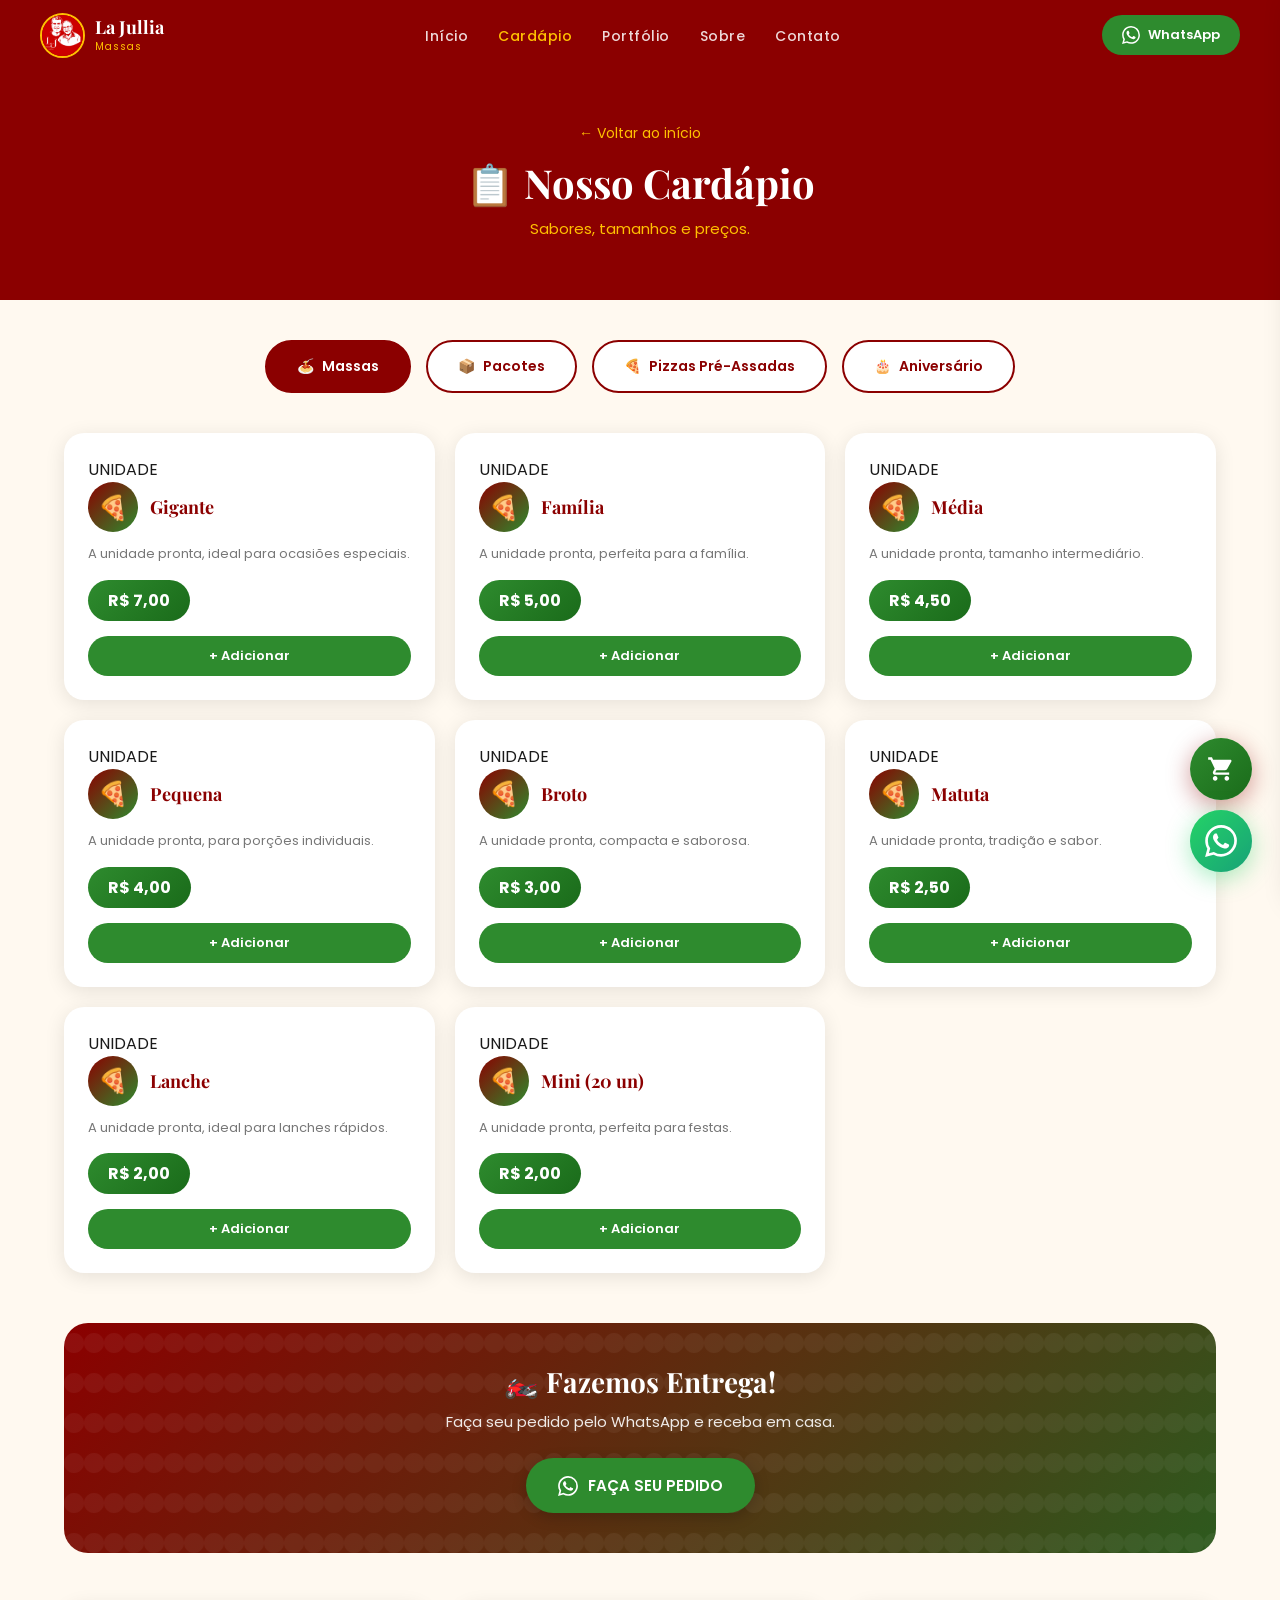
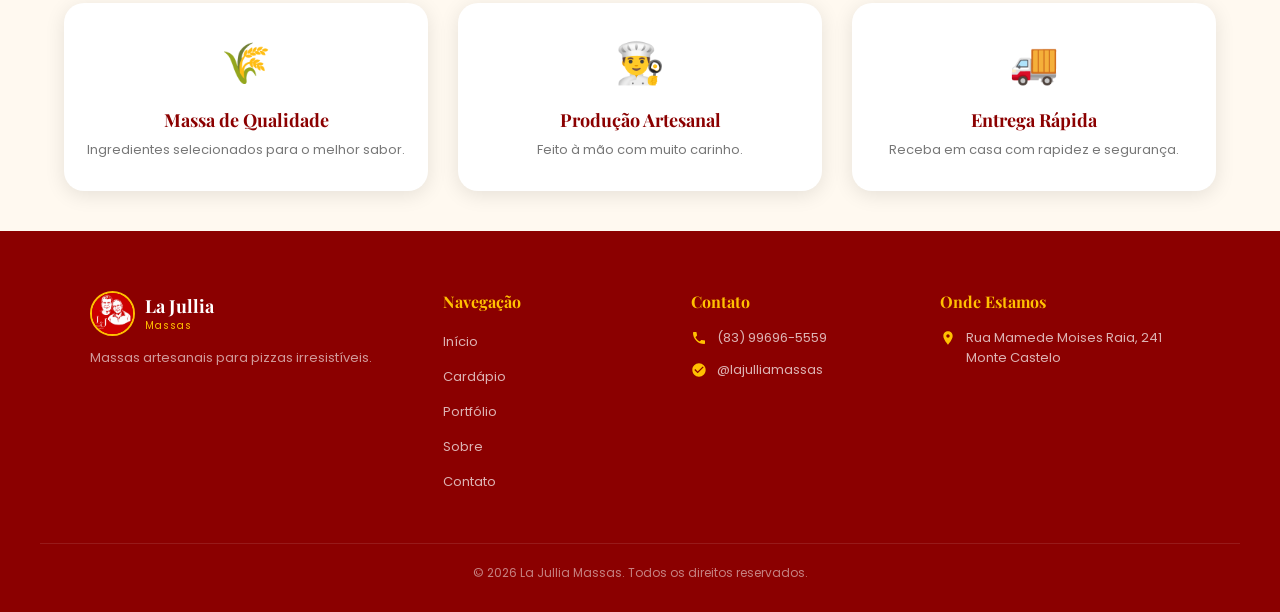
<file: cardapio.html>
<!DOCTYPE html>
<html lang="pt-BR">
<head>
  <meta charset="UTF-8">
  <meta name="viewport" content="width=device-width, initial-scale=1.0">
  <title>Cardápio | La Jullia Massas</title>
  <link rel="stylesheet" href="styles.css">
  <link rel="icon" href="data:image/svg+xml,<svg xmlns='http://www.w3.org/2000/svg' viewBox='0 0 100 100'><text y='.9em' font-size='90'>🍕</text></svg>">
  <style>
    .page-hero { background: var(--olive-leaf); padding: 120px 40px 60px; text-align: center; }
    .page-hero h1 { font-family: 'Playfair Display', serif; font-size: 40px; color: #fff; margin-bottom: 8px; }
    .page-hero p { color: var(--amber-gold); font-size: 15px; }
    .page-hero .back-link { display: inline-flex; align-items: center; gap: 6px; color: var(--amber-gold); text-decoration: none; font-size: 14px; margin-bottom: 12px; transition: opacity 0.3s; }
    .page-hero .back-link:hover { opacity: 0.7; }

    .cardapio-main { max-width: 1200px; margin: 0 auto; padding: 40px 24px; }

    .cardapio-tabs { display: flex; justify-content: center; gap: 15px; margin-bottom: 40px; flex-wrap: wrap; }
    .cardapio-tab { padding: 14px 30px; background: #fff; border: 2px solid var(--olive-leaf); border-radius: 30px; font-family: 'Poppins', sans-serif; font-size: 14px; font-weight: 600; color: var(--olive-leaf); cursor: pointer; transition: all 0.3s; position: relative; overflow: hidden; }
    .cardapio-tab::before { content: ''; position: absolute; top: 0; left: -100%; width: 100%; height: 100%; background: linear-gradient(90deg, transparent, rgba(255,255,255,0.3), transparent); transition: left 0.5s; }
    .cardapio-tab:hover::before { left: 100%; }
    .cardapio-tab:hover { transform: translateY(-3px); box-shadow: 0 8px 25px rgba(139,0,0,0.3); }
    .cardapio-tab.active { background: var(--olive-leaf); color: #fff; }
    .cardapio-tab .tab-emoji { margin-right: 8px; }

    .cardapio-section { display: none; animation: fadeInUp 0.5s ease; }
    .cardapio-section.active { display: block; }
    @keyframes fadeInUp { from { opacity: 0; transform: translateY(20px); } to { opacity: 1; transform: translateY(0); } }

    .cardapio-grid { display: grid; grid-template-columns: repeat(auto-fill, minmax(280px, 1fr)); gap: 20px; }
    .cardapio-card { background: #fff; border-radius: 20px; padding: 24px; box-shadow: var(--shadow); transition: all 0.4s cubic-bezier(0.175, 0.885, 0.32, 1.275); position: relative; overflow: hidden; }
    .cardapio-card::before { content: ''; position: absolute; top: 0; left: 0; right: 0; height: 4px; background: linear-gradient(90deg, var(--olive-leaf), var(--brick-ember)); transform: scaleX(0); transition: transform 0.4s; transform-origin: left; }
    .cardapio-card:hover::before { transform: scaleX(1); }
    .cardapio-card:hover { transform: translateY(-8px); box-shadow: var(--shadow-lg); }
    .cardapio-card-header { display: flex; align-items: center; gap: 12px; margin-bottom: 12px; }
    .cardapio-card-icon { width: 50px; height: 50px; background: linear-gradient(135deg, var(--olive-leaf), var(--brick-ember)); border-radius: 50%; display: flex; align-items: center; justify-content: center; font-size: 24px; transition: transform 0.4s cubic-bezier(0.34, 1.56, 0.64, 1); }
    .cardapio-card:hover .cardapio-card-icon { transform: scale(1.2) rotate(-10deg); }
    .cardapio-card-title { font-family: 'Playfair Display', serif; font-size: 18px; color: var(--olive-leaf); font-weight: 700; }
    .cardapio-card-desc { font-size: 13px; color: #777; line-height: 1.6; margin-bottom: 15px; }
    .cardapio-card-price { display: inline-block; background: linear-gradient(135deg, var(--brick-ember), #1a6b1a); color: #fff; padding: 8px 20px; border-radius: 25px; font-size: 16px; font-weight: 700; transition: all 0.3s; }
    .cardapio-card:hover .cardapio-card-price { transform: scale(1.05); }
    .cardapio-card-tag { position: absolute; top: 15px; right: 15px; background: var(--amber-gold); color: var(--dark-text); padding: 4px 12px; border-radius: 15px; font-size: 11px; font-weight: 600; }
    
    .cardapio-card-add { display: flex; align-items: center; gap: 8px; margin-top: 15px; padding: 10px 20px; background: var(--brick-ember); color: #fff; border: none; border-radius: 25px; font-family: 'Poppins', sans-serif; font-size: 13px; font-weight: 600; cursor: pointer; transition: all 0.3s; width: 100%; justify-content: center; }
    .cardapio-card-add:hover { background: #1a6b1a; transform: scale(1.02); }
    .cardapio-card-add.added { background: #28a745; }
    .cardapio-card-add svg { width: 16px; height: 16px; fill: #fff; }

    .cardapio-card-qty { display: flex; align-items: center; gap: 10px; margin-top: 15px; }
    .qty-btn { width: 35px; height: 35px; border: 2px solid var(--olive-leaf); background: #fff; color: var(--olive-leaf); border-radius: 50%; font-size: 18px; font-weight: 700; cursor: pointer; transition: all 0.3s; display: flex; align-items: center; justify-content: center; }
    .qty-btn:hover { background: var(--olive-leaf); color: #fff; }
    .qty-value { font-size: 18px; font-weight: 700; color: var(--olive-leaf); min-width: 30px; text-align: center; }

    /* CARRINHO */
    .cart-float { position: fixed; bottom: 100px; right: 28px; width: 62px; height: 62px; background: linear-gradient(135deg, var(--brick-ember), #1a6b1a); border-radius: 50%; display: flex; align-items: center; justify-content: center; box-shadow: 0 6px 25px rgba(139,0,0,0.4); z-index: 998; cursor: pointer; transition: all 0.4s; }
    .cart-float:hover { transform: scale(1.1); }
    .cart-float svg { width: 28px; height: 28px; fill: #fff; }
    .cart-count { position: absolute; top: -5px; right: -5px; width: 24px; height: 24px; background: var(--amber-gold); color: var(--dark-text); border-radius: 50%; font-size: 12px; font-weight: 700; display: flex; align-items: center; justify-content: center; }
    .cart-count.empty { display: none; }

    /* SIDEBAR CARRINHO */
    .cart-sidebar { position: fixed; top: 0; right: -400px; width: 380px; height: 100%; background: #fff; box-shadow: -5px 0 30px rgba(0,0,0,0.2); z-index: 2000; transition: right 0.4s cubic-bezier(0.175, 0.885, 0.32, 1.275); display: flex; flex-direction: column; }
    .cart-sidebar.open { right: 0; }
    .cart-header { padding: 20px; background: var(--olive-leaf); color: #fff; display: flex; align-items: center; justify-content: space-between; }
    .cart-header h3 { font-family: 'Playfair Display', serif; font-size: 20px; }
    .cart-close { background: rgba(255,255,255,0.2); border: none; color: #fff; width: 35px; height: 35px; border-radius: 50%; font-size: 20px; cursor: pointer; transition: all 0.3s; }
    .cart-close:hover { background: var(--brick-ember); transform: rotate(90deg); }
    .cart-items { flex: 1; overflow-y: auto; padding: 20px; }
    .cart-item { display: flex; align-items: center; gap: 12px; padding: 12px; background: #f9f9f9; border-radius: 12px; margin-bottom: 10px; animation: slideIn 0.3s ease; }
    @keyframes slideIn { from { opacity: 0; transform: translateX(20px); } to { opacity: 1; transform: translateX(0); } }
    .cart-item-icon { width: 40px; height: 40px; background: linear-gradient(135deg, var(--olive-leaf), var(--brick-ember)); border-radius: 50%; display: flex; align-items: center; justify-content: center; font-size: 18px; flex-shrink: 0; }
    .cart-item-info { flex: 1; }
    .cart-item-name { font-weight: 600; font-size: 14px; color: var(--dark-text); }
    .cart-item-price { font-size: 12px; color: var(--brick-ember); font-weight: 600; }
    .cart-item-qty { display: flex; align-items: center; gap: 5px; }
    .cart-item-qty button { width: 28px; height: 28px; border: 1px solid #ddd; background: #fff; border-radius: 50%; font-size: 14px; cursor: pointer; transition: all 0.2s; }
    .cart-item-qty button:hover { background: var(--brick-ember); color: #fff; border-color: var(--brick-ember); }
    .cart-item-qty span { font-weight: 700; min-width: 20px; text-align: center; }
    .cart-item-remove { background: none; border: none; color: #999; cursor: pointer; font-size: 18px; transition: color 0.3s; }
    .cart-item-remove:hover { color: var(--brick-ember); }
    .cart-empty { text-align: center; padding: 40px 20px; color: #999; }
    .cart-empty span { font-size: 60px; display: block; margin-bottom: 15px; }
    .cart-footer { padding: 20px; border-top: 1px solid #eee; background: #f9f9f9; }
    .cart-total { display: flex; justify-content: space-between; align-items: center; margin-bottom: 15px; }
    .cart-total span:first-child { font-size: 16px; font-weight: 600; }
    .cart-total span:last-child { font-size: 20px; font-weight: 700; color: var(--brick-ember); }
    .cart-checkout { width: 100%; padding: 14px; background: linear-gradient(135deg, #25D366, #128C7E); color: #fff; border: none; border-radius: 30px; font-family: 'Poppins', sans-serif; font-size: 15px; font-weight: 600; cursor: pointer; transition: all 0.3s; display: flex; align-items: center; justify-content: center; gap: 10px; }
    .cart-checkout:hover { transform: translateY(-2px); box-shadow: 0 8px 25px rgba(37,211,102,0.4); }
    .cart-checkout svg { width: 20px; height: 20px; fill: #fff; }

    .cart-overlay { position: fixed; top: 0; left: 0; width: 100%; height: 100%; background: rgba(0,0,0,0.5); z-index: 1999; display: none; }
    .cart-overlay.show { display: block; }

    /* ENTREGA / RETIRADA */
    .delivery-section { padding: 15px 20px; border-top: 1px solid #eee; background: #fff; }
    .delivery-section label { font-size: 13px; font-weight: 600; color: var(--olive-leaf); display: block; margin-bottom: 8px; }
    .delivery-toggle { display: flex; gap: 8px; }
    .delivery-toggle button { flex: 1; padding: 10px 8px; border: 2px solid #ddd; background: #fff; border-radius: 12px; font-family: 'Poppins', sans-serif; font-size: 13px; font-weight: 600; cursor: pointer; transition: all 0.3s; display: flex; flex-direction: column; align-items: center; gap: 4px; color: #666; }
    .delivery-toggle button .toggle-icon { font-size: 20px; }
    .delivery-toggle button.active { border-color: var(--brick-ember); background: rgba(46, 139, 46, 0.08); color: var(--brick-ember); }
    .delivery-toggle button:hover:not(.active) { border-color: #aaa; }
    .address-field { margin-top: 12px; display: none; animation: fadeInUp 0.3s ease; }
    .address-field.show { display: block; }
    .address-field input { width: 100%; padding: 10px 14px; border: 2px solid #ddd; border-radius: 10px; font-family: 'Poppins', sans-serif; font-size: 13px; transition: border-color 0.3s; outline: none; }
    .address-field input:focus { border-color: var(--brick-ember); }
    .address-field input::placeholder { color: #aaa; }
    .freight-info { margin-top: 8px; font-size: 12px; color: var(--brick-ember); font-weight: 600; display: none; }
    .freight-info.show { display: block; }

    /* AUTOCOMPLETE ENDERECO */
    .address-suggestions { position: absolute; top: 100%; left: 0; right: 0; background: #fff; border: 1px solid #ddd; border-top: none; border-radius: 0 0 10px 10px; box-shadow: 0 6px 20px rgba(0,0,0,0.15); z-index: 2500; max-height: 200px; overflow-y: auto; display: none; }
    .address-suggestions.show { display: block; }
    .address-suggestions .sug-item { padding: 10px 14px; font-family: 'Poppins', sans-serif; font-size: 13px; color: var(--dark-text); cursor: pointer; border-bottom: 1px solid #f0f0f0; transition: background 0.2s; }
    .address-suggestions .sug-item:last-child { border-bottom: none; }
    .address-suggestions .sug-item:hover { background: rgba(46, 139, 46, 0.08); }
    .address-suggestions .sug-item .sug-icon { margin-right: 8px; }
    .address-wrap { position: relative; }

    .cardapio-cta { text-align: center; margin-top: 50px; padding: 40px; background: linear-gradient(135deg, var(--olive-leaf), #2d5a1e); border-radius: 24px; color: #fff; position: relative; overflow: hidden; }
    .cardapio-cta::before { content: ''; position: absolute; top: 0; left: 0; right: 0; bottom: 0; background: url("data:image/svg+xml,%3Csvg width='40' height='40' viewBox='0 0 40 40' xmlns='http://www.w3.org/2000/svg'%3E%3Cg fill='%23ffffff' fill-opacity='0.05'%3E%3Cpath d='M20 20c0-5.5-4.5-10-10-10S0 14.5 0 20s4.5 10 10 10 10-4.5 10-10zm20 0c0-5.5-4.5-10-10-10s-10 4.5-10 10 4.5 10 10 10 10-4.5 10-10z'/%3E%3C/g%3E%3C/svg%3E"); }
    .cardapio-cta h3 { font-family: 'Playfair Display', serif; font-size: 28px; margin-bottom: 10px; position: relative; }
    .cardapio-cta p { font-size: 15px; opacity: 0.9; margin-bottom: 25px; position: relative; }
    .cardapio-cta-btn { display: inline-flex; align-items: center; gap: 10px; padding: 16px 32px; background: var(--brick-ember); color: #fff; border-radius: 30px; font-size: 15px; font-weight: 600; text-decoration: none; transition: all 0.3s; position: relative; box-shadow: 0 4px 15px rgba(0,0,0,0.2); }
    .cardapio-cta-btn:hover { background: #1a6b1a; transform: translateY(-3px); box-shadow: 0 8px 25px rgba(0,0,0,0.3); }

    .cardapio-feature { display: grid; grid-template-columns: repeat(3, 1fr); gap: 30px; margin-top: 50px; }
    .cardapio-feature-item { text-align: center; padding: 30px 20px; background: #fff; border-radius: 20px; box-shadow: var(--shadow); transition: all 0.4s; }
    .cardapio-feature-item:hover { transform: translateY(-5px); box-shadow: var(--shadow-lg); }
    .cardapio-feature-icon { font-size: 40px; margin-bottom: 15px; display: inline-block; transition: transform 0.4s cubic-bezier(0.34, 1.56, 0.64, 1); }
    .cardapio-feature-item:hover .cardapio-feature-icon { transform: scale(1.2) rotate(-5deg); }
    .cardapio-feature-item h4 { font-family: 'Playfair Display', serif; font-size: 18px; color: var(--olive-leaf); margin-bottom: 8px; }
    .cardapio-feature-item p { font-size: 13px; color: #777; line-height: 1.6; }

    @media (max-width: 900px) {
      .cardapio-feature { grid-template-columns: 1fr; }
      .cardapio-tabs { gap: 10px; }
      .cardapio-tab { padding: 10px 20px; font-size: 13px; }
      .cart-sidebar { width: 100%; right: -100%; }
    }
    @media (max-width: 500px) {
      .cardapio-grid { grid-template-columns: 1fr; }
      .cardapio-cta h3 { font-size: 22px; }
    }
  </style>
</head>
<body>

  <div class="preloader">
    <div class="preloader-pizza">📋</div>
    <div class="preloader-text">CARDÁPIO</div>
  </div>

  <!-- NAVBAR -->
  <nav class="navbar" id="navbar">
    <a href="index.html" class="nav-logo">
      <img src="imagens/logo.png" alt="La Jullia Massas">
      <div class="nav-logo-text">La Jullia<span>Massas</span></div>
    </a>
    <ul class="nav-links">
      <li><a href="index.html#inicio">Início</a></li>
      <li><a href="cardapio.html" class="active">Cardápio</a></li>
      <li><a href="portfolio.html">Portfólio</a></li>
      <li><a href="index.html#sobre">Sobre</a></li>
      <li><a href="index.html#contato">Contato</a></li>
    </ul>
    <a href="https://wa.me/5583996965591" target="_blank" class="nav-whatsapp">
      <svg viewBox="0 0 24 24"><path d="M17.472 14.382c-.297-.149-1.758-.867-2.03-.967-.273-.099-.471-.148-.67.15-.197.297-.767.966-.94 1.164-.173.199-.347.223-.644.075-.297-.15-1.255-.463-2.39-1.475-.883-.788-1.48-1.761-1.653-2.059-.173-.297-.018-.458.13-.606.134-.133.298-.347.446-.52.149-.174.198-.298.298-.497.099-.198.05-.371-.025-.52-.075-.149-.669-1.612-.916-2.207-.242-.579-.487-.5-.669-.51-.173-.008-.371-.01-.57-.01-.198 0-.52.074-.792.372-.272.297-1.04 1.016-1.04 2.479 0 1.462 1.065 2.875 1.213 3.074.149.198 2.096 3.2 5.077 4.487.709.306 1.262.489 1.694.625.712.227 1.36.195 1.871.118.571-.085 1.758-.719 2.006-1.413.248-.694.248-1.289.173-1.413-.074-.124-.272-.198-.57-.347m-5.421 7.403h-.004a9.87 9.87 0 01-5.031-1.378l-.361-.214-3.741.982.998-3.648-.235-.374a9.86 9.86 0 01-1.51-5.26c.001-5.45 4.436-9.884 9.888-9.884 2.64 0 5.122 1.03 6.988 2.898a9.825 9.825 0 012.893 6.994c-.003 5.45-4.437 9.884-9.885 9.884m8.413-18.297A11.815 11.815 0 0012.05 0C5.495 0 .16 5.335.157 11.892c0 2.096.547 4.142 1.588 5.945L.057 24l6.305-1.654a11.882 11.882 0 005.683 1.448h.005c6.554 0 11.89-5.335 11.893-11.893a11.821 11.821 0 00-3.48-8.413z"/></svg>
      WhatsApp
    </a>
    <button class="nav-hamburger" id="hamburger" aria-label="Menu">
      <span></span><span></span><span></span>
    </button>
  </nav>

  <!-- HEADER -->
  <div class="page-hero">
    <a href="index.html" class="back-link">← Voltar ao início</a>
    <h1>📋 Nosso Cardápio</h1>
    <p>Sabores, tamanhos e preços.</p>
  </div>

  <!-- MAIN -->
  <main class="cardapio-main">

    <!-- TABS -->
    <div class="cardapio-tabs">
      <button class="cardapio-tab active" data-tab="massas">
        <span class="tab-emoji">🍝</span>Massas
      </button>
      <button class="cardapio-tab" data-tab="pacotes">
        <span class="tab-emoji">📦</span>Pacotes
      </button>
      <button class="cardapio-tab" data-tab="pre-assadas">
        <span class="tab-emoji">🍕</span>Pizzas Pré-Assadas
      </button>
      <button class="cardapio-tab" data-tab="aniversario">
        <span class="tab-emoji">🎂</span>Aniversário
      </button>
    </div>

    <!-- MASSAS UNIDADE -->
    <section class="cardapio-section active" id="massas">
      <div class="cardapio-grid">
        <div class="cardapio-card" data-name="Massa Gigante" data-price="7.00" data-icon="🍕">
          <span class="cardapio-tag">UNIDADE</span>
          <div class="cardapio-card-header">
            <div class="cardapio-card-icon">🍕</div>
            <div class="cardapio-card-title">Gigante</div>
          </div>
          <div class="cardapio-card-desc">A unidade pronta, ideal para ocasiões especiais.</div>
          <div class="cardapio-card-price">R$ 7,00</div>
          <button class="cardapio-card-add" onclick="addToCart(this)">+ Adicionar</button>
        </div>
        <div class="cardapio-card" data-name="Massa Família" data-price="5.00" data-icon="🍕">
          <span class="cardapio-tag">UNIDADE</span>
          <div class="cardapio-card-header">
            <div class="cardapio-card-icon">🍕</div>
            <div class="cardapio-card-title">Família</div>
          </div>
          <div class="cardapio-card-desc">A unidade pronta, perfeita para a família.</div>
          <div class="cardapio-card-price">R$ 5,00</div>
          <button class="cardapio-card-add" onclick="addToCart(this)">+ Adicionar</button>
        </div>
        <div class="cardapio-card" data-name="Massa Média" data-price="4.50" data-icon="🍕">
          <span class="cardapio-tag">UNIDADE</span>
          <div class="cardapio-card-header">
            <div class="cardapio-card-icon">🍕</div>
            <div class="cardapio-card-title">Média</div>
          </div>
          <div class="cardapio-card-desc">A unidade pronta, tamanho intermediário.</div>
          <div class="cardapio-card-price">R$ 4,50</div>
          <button class="cardapio-card-add" onclick="addToCart(this)">+ Adicionar</button>
        </div>
        <div class="cardapio-card" data-name="Massa Pequena" data-price="4.00" data-icon="🍕">
          <span class="cardapio-tag">UNIDADE</span>
          <div class="cardapio-card-header">
            <div class="cardapio-card-icon">🍕</div>
            <div class="cardapio-card-title">Pequena</div>
          </div>
          <div class="cardapio-card-desc">A unidade pronta, para porções individuais.</div>
          <div class="cardapio-card-price">R$ 4,00</div>
          <button class="cardapio-card-add" onclick="addToCart(this)">+ Adicionar</button>
        </div>
        <div class="cardapio-card" data-name="Massa Broto" data-price="3.00" data-icon="🍕">
          <span class="cardapio-tag">UNIDADE</span>
          <div class="cardapio-card-header">
            <div class="cardapio-card-icon">🍕</div>
            <div class="cardapio-card-title">Broto</div>
          </div>
          <div class="cardapio-card-desc">A unidade pronta, compacta e saborosa.</div>
          <div class="cardapio-card-price">R$ 3,00</div>
          <button class="cardapio-card-add" onclick="addToCart(this)">+ Adicionar</button>
        </div>
        <div class="cardapio-card" data-name="Massa Matuta" data-price="2.50" data-icon="🍕">
          <span class="cardapio-tag">UNIDADE</span>
          <div class="cardapio-card-header">
            <div class="cardapio-card-icon">🍕</div>
            <div class="cardapio-card-title">Matuta</div>
          </div>
          <div class="cardapio-card-desc">A unidade pronta, tradição e sabor.</div>
          <div class="cardapio-card-price">R$ 2,50</div>
          <button class="cardapio-card-add" onclick="addToCart(this)">+ Adicionar</button>
        </div>
        <div class="cardapio-card" data-name="Massa Lanche" data-price="2.00" data-icon="🍕">
          <span class="cardapio-tag">UNIDADE</span>
          <div class="cardapio-card-header">
            <div class="cardapio-card-icon">🍕</div>
            <div class="cardapio-card-title">Lanche</div>
          </div>
          <div class="cardapio-card-desc">A unidade pronta, ideal para lanches rápidos.</div>
          <div class="cardapio-card-price">R$ 2,00</div>
          <button class="cardapio-card-add" onclick="addToCart(this)">+ Adicionar</button>
        </div>
        <div class="cardapio-card" data-name="Massa Mini (20 un)" data-price="2.00" data-icon="🍕">
          <span class="cardapio-tag">UNIDADE</span>
          <div class="cardapio-card-header">
            <div class="cardapio-card-icon">🍕</div>
            <div class="cardapio-card-title">Mini (20 un)</div>
          </div>
          <div class="cardapio-card-desc">A unidade pronta, perfeita para festas.</div>
          <div class="cardapio-card-price">R$ 2,00</div>
          <button class="cardapio-card-add" onclick="addToCart(this)">+ Adicionar</button>
        </div>
      </div>
    </section>

    <!-- PACOTES -->
    <section class="cardapio-section" id="pacotes">
      <div class="cardapio-grid">
        <div class="cardapio-card" data-name="Pacote Gigante" data-price="65.00" data-icon="📦">
          <span class="cardapio-tag">PACOTE</span>
          <div class="cardapio-card-header">
            <div class="cardapio-card-icon">📦</div>
            <div class="cardapio-card-title">Gigante</div>
          </div>
          <div class="cardapio-card-desc">Pacote com múltiplas unidades gigantes.</div>
          <div class="cardapio-card-price">R$ 65,00</div>
          <button class="cardapio-card-add" onclick="addToCart(this)">+ Adicionar</button>
        </div>
        <div class="cardapio-card" data-name="Pacote Família" data-price="45.00" data-icon="📦">
          <span class="cardapio-tag">PACOTE</span>
          <div class="cardapio-card-header">
            <div class="cardapio-card-icon">📦</div>
            <div class="cardapio-card-title">Família</div>
          </div>
          <div class="cardapio-card-desc">Pacote com múltiplas unidades família.</div>
          <div class="cardapio-card-price">R$ 45,00</div>
          <button class="cardapio-card-add" onclick="addToCart(this)">+ Adicionar</button>
        </div>
        <div class="cardapio-card" data-name="Pacote Média" data-price="40.00" data-icon="📦">
          <span class="cardapio-tag">PACOTE</span>
          <div class="cardapio-card-header">
            <div class="cardapio-card-icon">📦</div>
            <div class="cardapio-card-title">Média</div>
          </div>
          <div class="cardapio-card-desc">Pacote com múltiplas unidades médias.</div>
          <div class="cardapio-card-price">R$ 40,00</div>
          <button class="cardapio-card-add" onclick="addToCart(this)">+ Adicionar</button>
        </div>
        <div class="cardapio-card" data-name="Pacote Pequena" data-price="35.00" data-icon="📦">
          <span class="cardapio-tag">PACOTE</span>
          <div class="cardapio-card-header">
            <div class="cardapio-card-icon">📦</div>
            <div class="cardapio-card-title">Pequena</div>
          </div>
          <div class="cardapio-card-desc">Pacote com múltiplas unidades pequenas.</div>
          <div class="cardapio-card-price">R$ 35,00</div>
          <button class="cardapio-card-add" onclick="addToCart(this)">+ Adicionar</button>
        </div>
        <div class="cardapio-card" data-name="Pacote Broto" data-price="25.00" data-icon="📦">
          <span class="cardapio-tag">PACOTE</span>
          <div class="cardapio-card-header">
            <div class="cardapio-card-icon">📦</div>
            <div class="cardapio-card-title">Broto</div>
          </div>
          <div class="cardapio-card-desc">Pacote com múltiplas unidades broto.</div>
          <div class="cardapio-card-price">R$ 25,00</div>
          <button class="cardapio-card-add" onclick="addToCart(this)">+ Adicionar</button>
        </div>
        <div class="cardapio-card" data-name="Pacote Matuta" data-price="20.00" data-icon="📦">
          <span class="cardapio-tag">PACOTE</span>
          <div class="cardapio-card-header">
            <div class="cardapio-card-icon">📦</div>
            <div class="cardapio-card-title">Matuta</div>
          </div>
          <div class="cardapio-card-desc">Pacote com múltiplas unidades matuta.</div>
          <div class="cardapio-card-price">R$ 20,00</div>
          <button class="cardapio-card-add" onclick="addToCart(this)">+ Adicionar</button>
        </div>
        <div class="cardapio-card" data-name="Pacote Lanche" data-price="15.00" data-icon="📦">
          <span class="cardapio-tag">PACOTE</span>
          <div class="cardapio-card-header">
            <div class="cardapio-card-icon">📦</div>
            <div class="cardapio-card-title">Lanche</div>
          </div>
          <div class="cardapio-card-desc">Pacote com múltiplas unidades lanche.</div>
          <div class="cardapio-card-price">R$ 15,00</div>
          <button class="cardapio-card-add" onclick="addToCart(this)">+ Adicionar</button>
        </div>
        <div class="cardapio-card" data-name="Pacote Mini (20 un)" data-price="25.00" data-icon="📦">
          <span class="cardapio-tag">PACOTE</span>
          <div class="cardapio-card-header">
            <div class="cardapio-card-icon">📦</div>
            <div class="cardapio-card-title">Mini (20 un)</div>
          </div>
          <div class="cardapio-card-desc">Pacote com 20 unidades mini.</div>
          <div class="cardapio-card-price">R$ 25,00</div>
          <button class="cardapio-card-add" onclick="addToCart(this)">+ Adicionar</button>
        </div>
      </div>
    </section>

    <!-- PIZZAS PRÉ-ASSADAS -->
    <section class="cardapio-section" id="pre-assadas">
      <div class="cardapio-grid">
        <div class="cardapio-card" data-name="Pré-Assada Aniversário" data-price="2.00" data-icon="🔥">
          <span class="cardapio-tag">PRÉ-ASSADA</span>
          <div class="cardapio-card-header">
            <div class="cardapio-card-icon">🔥</div>
            <div class="cardapio-card-title">Aniversário</div>
          </div>
          <div class="cardapio-card-desc">A unidade pronta, para sua festa.</div>
          <div class="cardapio-card-price">R$ 2,00</div>
          <button class="cardapio-card-add" onclick="addToCart(this)">+ Adicionar</button>
        </div>
        <div class="cardapio-card" data-name="Pré-Assada Mini" data-price="3.50" data-icon="🔥">
          <span class="cardapio-tag">PRÉ-ASSADA</span>
          <div class="cardapio-card-header">
            <div class="cardapio-card-icon">🔥</div>
            <div class="cardapio-card-title">Mini</div>
          </div>
          <div class="cardapio-card-desc">A unidade pronta, compacta e saborosa.</div>
          <div class="cardapio-card-price">R$ 3,50</div>
          <button class="cardapio-card-add" onclick="addToCart(this)">+ Adicionar</button>
        </div>
        <div class="cardapio-card" data-name="Pacote Pré-Assadas 5 un" data-price="15.00" data-icon="🔥">
          <span class="cardapio-tag">PRÉ-ASSADA</span>
          <div class="cardapio-card-header">
            <div class="cardapio-card-icon">🔥</div>
            <div class="cardapio-card-title">Pacote com 5 unidades</div>
          </div>
          <div class="cardapio-card-desc">5 unidades prontas, ótimo custo-benefício.</div>
          <div class="cardapio-card-price">R$ 15,00</div>
          <button class="cardapio-card-add" onclick="addToCart(this)">+ Adicionar</button>
        </div>
        <div class="cardapio-card" data-name="Pré-Assada Matuta" data-price="8.00" data-icon="🔥">
          <span class="cardapio-tag">PRÉ-ASSADA</span>
          <div class="cardapio-card-header">
            <div class="cardapio-card-icon">🔥</div>
            <div class="cardapio-card-title">Matuta</div>
          </div>
          <div class="cardapio-card-desc">A unidade pronta, tradição e sabor.</div>
          <div class="cardapio-card-price">R$ 8,00</div>
          <button class="cardapio-card-add" onclick="addToCart(this)">+ Adicionar</button>
        </div>
        <div class="cardapio-card" data-name="Pré-Assada Média" data-price="25.00" data-icon="🔥">
          <span class="cardapio-tag">PRÉ-ASSADA</span>
          <div class="cardapio-card-header">
            <div class="cardapio-card-icon">🔥</div>
            <div class="cardapio-card-title">Média</div>
          </div>
          <div class="cardapio-card-desc">A unidade pronta, tamanho intermediário.</div>
          <div class="cardapio-card-price">R$ 25,00</div>
          <button class="cardapio-card-add" onclick="addToCart(this)">+ Adicionar</button>
        </div>
        <div class="cardapio-card" data-name="Pré-Assada Família" data-price="30.00" data-icon="🔥">
          <span class="cardapio-tag">PRÉ-ASSADA</span>
          <div class="cardapio-card-header">
            <div class="cardapio-card-icon">🔥</div>
            <div class="cardapio-card-title">Família</div>
          </div>
          <div class="cardapio-card-desc">A unidade pronta, perfeita para a família.</div>
          <div class="cardapio-card-price">R$ 30,00</div>
          <button class="cardapio-card-add" onclick="addToCart(this)">+ Adicionar</button>
        </div>
        <div class="cardapio-card" data-name="Pré-Assada Gigante" data-price="40.00" data-icon="🔥">
          <span class="cardapio-tag">PRÉ-ASSADA</span>
          <div class="cardapio-card-header">
            <div class="cardapio-card-icon">🔥</div>
            <div class="cardapio-card-title">Gigante</div>
          </div>
          <div class="cardapio-card-desc">A unidade pronta, ideal para ocasiões especiais.</div>
          <div class="cardapio-card-price">R$ 40,00</div>
          <button class="cardapio-card-add" onclick="addToCart(this)">+ Adicionar</button>
        </div>
      </div>
    </section>

    <!-- ANIVERSÁRIO -->
    <section class="cardapio-section" id="aniversario">
      <div class="cardapio-grid">
        <div class="cardapio-card" data-name="Cento da Massa (Aniversário)" data-price="70.00" data-icon="🎂">
          <span class="cardapio-tag">ANIVERSÁRIO</span>
          <div class="cardapio-card-header">
            <div class="cardapio-card-icon">🎂</div>
            <div class="cardapio-card-title">Cento da Massa</div>
          </div>
          <div class="cardapio-card-desc">Massa para festa de aniversário, quantidade especial.</div>
          <div class="cardapio-card-price">R$ 70,00</div>
          <button class="cardapio-card-add" onclick="addToCart(this)">+ Adicionar</button>
        </div>
      </div>
    </section>

    <!-- CTA -->
    <div class="cardapio-cta">
      <h3>🏍️ Fazemos Entrega!</h3>
      <p>Faça seu pedido pelo WhatsApp e receba em casa.</p>
      <a href="https://wa.me/5583996965591" target="_blank" class="cardapio-cta-btn">
        <svg viewBox="0 0 24 24" style="fill:#fff;width:20px;height:20px;"><path d="M17.472 14.382c-.297-.149-1.758-.867-2.03-.967-.273-.099-.471-.148-.67.15-.197.297-.767.966-.94 1.164-.173.199-.347.223-.644.075-.297-.15-1.255-.463-2.39-1.475-.883-.788-1.48-1.761-1.653-2.059-.173-.297-.018-.458.13-.606.134-.133.298-.347.446-.52.149-.174.198-.298.298-.497.099-.198.05-.371-.025-.52-.075-.149-.669-1.612-.916-2.207-.242-.579-.487-.5-.669-.51-.173-.008-.371-.01-.57-.01-.198 0-.52.074-.792.372-.272.297-1.04 1.016-1.04 2.479 0 1.462 1.065 2.875 1.213 3.074.149.198 2.096 3.2 5.077 4.487.709.306 1.262.489 1.694.625.712.227 1.36.195 1.871.118.571-.085 1.758-.719 2.006-1.413.248-.694.248-1.289.173-1.413-.074-.124-.272-.198-.57-.347m-5.421 7.403h-.004a9.87 9.87 0 01-5.031-1.378l-.361-.214-3.741.982.998-3.648-.235-.374a9.86 9.86 0 01-1.51-5.26c.001-5.45 4.436-9.884 9.888-9.884 2.64 0 5.122 1.03 6.988 2.898a9.825 9.825 0 012.893 6.994c-.003 5.45-4.437 9.884-9.885 9.884m8.413-18.297A11.815 11.815 0 0012.05 0C5.495 0 .16 5.335.157 11.892c0 2.096.547 4.142 1.588 5.945L.057 24l6.305-1.654a11.882 11.882 0 005.683 1.448h.005c6.554 0 11.89-5.335 11.893-11.893a11.821 11.821 0 00-3.48-8.413z"/></svg>
        FAÇA SEU PEDIDO
      </a>
    </div>

    <!-- FEATURES -->
    <div class="cardapio-feature">
      <div class="cardapio-feature-item">
        <div class="cardapio-feature-icon">🌾</div>
        <h4>Massa de Qualidade</h4>
        <p>Ingredientes selecionados para o melhor sabor.</p>
      </div>
      <div class="cardapio-feature-item">
        <div class="cardapio-feature-icon">👨‍🍳</div>
        <h4>Produção Artesanal</h4>
        <p>Feito à mão com muito carinho.</p>
      </div>
      <div class="cardapio-feature-item">
        <div class="cardapio-feature-icon">🚚</div>
        <h4>Entrega Rápida</h4>
        <p>Receba em casa com rapidez e segurança.</p>
      </div>
    </div>

  </main>

  <!-- FOOTER -->
  <footer class="footer">
    <div class="footer-grid">
      <div class="footer-brand">
        <a href="index.html" class="nav-logo">
          <img src="imagens/logo.png" alt="La Jullia Massas">
          <div class="nav-logo-text">La Jullia<span>Massas</span></div>
        </a>
        <p>Massas artesanais para pizzas irresistíveis.</p>
      </div>
      <div class="footer-col">
        <h4>Navegação</h4>
        <ul>
          <li><a href="index.html#inicio">Início</a></li>
          <li><a href="cardapio.html">Cardápio</a></li>
          <li><a href="portfolio.html">Portfólio</a></li>
          <li><a href="index.html#sobre">Sobre</a></li>
          <li><a href="index.html#contato">Contato</a></li>
        </ul>
      </div>
      <div class="footer-col">
        <h4>Contato</h4>
        <div class="footer-contact-item">
          <svg viewBox="0 0 24 24"><path d="M6.62 10.79c1.44 2.83 3.76 5.14 6.59 6.59l2.2-2.2c.27-.27.67-.36 1.02-.24 1.12.37 2.33.57 3.57.57.55 0 1 .45 1 1V20c0 .55-.45 1-1 1-9.39 0-17-7.61-17-17 0-.55.45-1 1-1h3.5c.55 0 1 .45 1 1 0 1.25.2 2.45.57 3.57.11.35.03.74-.25 1.02l-2.2 2.2z"/></svg>
          <a href="https://wa.me/5583996965591" target="_blank">(83) 99696-5559</a>
        </div>
        <div class="footer-contact-item">
          <svg viewBox="0 0 24 24"><path d="M12 2C6.48 2 2 6.48 2 12s4.48 10 10 10 10-4.48 10-10S17.52 2 12 2zm-2 15l-5-5 1.41-1.41L10 14.17l7.59-7.59L19 8l-9 9z"/></svg>
          <a href="https://instagram.com/lajulliamassas" target="_blank">@lajulliamassas</a>
        </div>
      </div>
      <div class="footer-col">
        <h4>Onde Estamos</h4>
        <div class="footer-contact-item">
          <svg viewBox="0 0 24 24"><path d="M12 2C8.13 2 5 5.13 5 9c0 5.25 7 13 7 13s7-7.75 7-13c0-3.87-3.13-7-7-7zm0 9.5c-1.38 0-2.5-1.12-2.5-2.5s1.12-2.5 2.5-2.5 2.5 1.12 2.5 2.5-1.12 2.5-2.5 2.5z"/></svg>
          <span>Rua Mamede Moises Raia, 241<br>Monte Castelo</span>
        </div>
      </div>
    </div>
    <div class="footer-bottom">&copy; 2026 La Jullia Massas. Todos os direitos reservados.</div>
  </footer>

  <!-- FLOATING WHATSAPP -->
  <a href="https://wa.me/5583996965591" target="_blank" class="whatsapp-float" aria-label="WhatsApp">
    <svg viewBox="0 0 24 24"><path d="M17.472 14.382c-.297-.149-1.758-.867-2.03-.967-.273-.099-.471-.148-.67.15-.197.297-.767.966-.94 1.164-.173.199-.347.223-.644.075-.297-.15-1.255-.463-2.39-1.475-.883-.788-1.48-1.761-1.653-2.059-.173-.297-.018-.458.13-.606.134-.133.298-.347.446-.52.149-.174.198-.298.298-.497.099-.198.05-.371-.025-.52-.075-.149-.669-1.612-.916-2.207-.242-.579-.487-.5-.669-.51-.173-.008-.371-.01-.57-.01-.198 0-.52.074-.792.372-.272.297-1.04 1.016-1.04 2.479 0 1.462 1.065 2.875 1.213 3.074.149.198 2.096 3.2 5.077 4.487.709.306 1.262.489 1.694.625.712.227 1.36.195 1.871.118.571-.085 1.758-.719 2.006-1.413.248-.694.248-1.289.173-1.413-.074-.124-.272-.198-.57-.347m-5.421 7.403h-.004a9.87 9.87 0 01-5.031-1.378l-.361-.214-3.741.982.998-3.648-.235-.374a9.86 9.86 0 01-1.51-5.26c.001-5.45 4.436-9.884 9.888-9.884 2.64 0 5.122 1.03 6.988 2.898a9.825 9.825 0 012.893 6.994c-.003 5.45-4.437 9.884-9.885 9.884m8.413-18.297A11.815 11.815 0 0012.05 0C5.495 0 .16 5.335.157 11.892c0 2.096.547 4.142 1.588 5.945L.057 24l6.305-1.654a11.882 11.882 0 005.683 1.448h.005c6.554 0 11.89-5.335 11.893-11.893a11.821 11.821 0 00-3.48-8.413z"/></svg>
  </a>

  <!-- CARRINHO FLUTUANTE -->
  <div class="cart-float" id="cartFloat" onclick="openCart()">
    <svg viewBox="0 0 24 24"><path d="M7 18c-1.1 0-1.99.9-1.99 2S5.9 22 7 22s2-.9 2-2-.9-2-2-2zM1 2v2h2l3.6 7.59-1.35 2.45c-.16.28-.25.61-.25.96 0 1.1.9 2 2 2h12v-2H7.42c-.14 0-.25-.11-.25-.25l.03-.12.9-1.63h7.45c.75 0 1.41-.41 1.75-1.03l3.58-6.49c.08-.14.12-.31.12-.48 0-.55-.45-1-1-1H5.21l-.94-2H1zm16 16c-1.1 0-1.99.9-1.99 2s.89 2 1.99 2 2-.9 2-2-.9-2-2-2z"/></svg>
    <span class="cart-count empty" id="cartCount">0</span>
  </div>

  <!-- OVERLAY CARRINHO -->
  <div class="cart-overlay" id="cartOverlay" onclick="closeCart()"></div>

  <!-- SIDEBAR CARRINHO -->
  <div class="cart-sidebar" id="cartSidebar">
    <div class="cart-header">
      <h3>🛒 Meu Pedido</h3>
      <button class="cart-close" onclick="closeCart()">×</button>
    </div>
    <div class="cart-items" id="cartItems">
      <div class="cart-empty" id="cartEmpty">
        <span>🛒</span>
        <p>Seu carrinho está vazio</p>
        <p style="font-size:12px;margin-top:5px;">Adicione itens do cardápio</p>
      </div>
    </div>
    <div class="cart-footer" id="cartFooter" style="display:none;">
      <div class="delivery-section">
        <label>Como vai receber?</label>
        <div class="delivery-toggle">
          <button id="btnRetirada" class="active" onclick="setDelivery('retirada')">
            <span class="toggle-icon">🏪</span>
            Retirada
          </button>
          <button id="btnEntrega" onclick="setDelivery('entrega')">
            <span class="toggle-icon">🚚</span>
            Entrega
          </button>
        </div>
        <div class="address-field" id="addressField">
          <div class="address-wrap">
            <input type="text" id="addressInput" placeholder="Rua, bairro, cidade..." autocomplete="off" oninput="onAddressInput()" onfocus="onAddressInput()">
            <div class="address-suggestions" id="addressSuggestions"></div>
          </div>
          <input type="text" id="addressNumber" placeholder="Numero" style="margin-top:8px;" oninput="updateTotal()">
        </div>
        <div class="freight-info" id="freightInfo">+ R$ 5,00 de frete</div>
      </div>
      <div class="cart-total">
        <span>Total:</span>
        <span id="cartTotal">R$ 0,00</span>
      </div>
      <button class="cart-checkout" onclick="checkoutWhatsApp()">
        <svg viewBox="0 0 24 24"><path d="M17.472 14.382c-.297-.149-1.758-.867-2.03-.967-.273-.099-.471-.148-.67.15-.197.297-.767.966-.94 1.164-.173.199-.347.223-.644.075-.297-.15-1.255-.463-2.39-1.475-.883-.788-1.48-1.761-1.653-2.059-.173-.297-.018-.458.13-.606.134-.133.298-.347.446-.52.149-.174.198-.298.298-.497.099-.198.05-.371-.025-.52-.075-.149-.669-1.612-.916-2.207-.242-.579-.487-.5-.669-.51-.173-.008-.371-.01-.57-.01-.198 0-.52.074-.792.372-.272.297-1.04 1.016-1.04 2.479 0 1.462 1.065 2.875 1.213 3.074.149.198 2.096 3.2 5.077 4.487.709.306 1.262.489 1.694.625.712.227 1.36.195 1.871.118.571-.085 1.758-.719 2.006-1.413.248-.694.248-1.289.173-1.413-.074-.124-.272-.198-.57-.347m-5.421 7.403h-.004a9.87 9.87 0 01-5.031-1.378l-.361-.214-3.741.982.998-3.648-.235-.374a9.86 9.86 0 01-1.51-5.26c.001-5.45 4.436-9.884 9.888-9.884 2.64 0 5.122 1.03 6.988 2.898a9.825 9.825 0 012.893 6.994c-.003 5.45-4.437 9.884-9.885 9.884m8.413-18.297A11.815 11.815 0 0012.05 0C5.495 0 .16 5.335.157 11.892c0 2.096.547 4.142 1.588 5.945L.057 24l6.305-1.654a11.882 11.882 0 005.683 1.448h.005c6.554 0 11.89-5.335 11.893-11.893a11.821 11.821 0 00-3.48-8.413z"/></svg>
        FINALIZAR PELO WHATSAPP
      </button>
    </div>
  </div>

  <script src="script.js"></script>
  <script>
    // Carrinho
    var cart = [];
    var deliveryType = 'retirada';
    var FRETE = 5;

    // Tabs do cardápio
    var tabs = document.querySelectorAll('.cardapio-tab');
    var sections = document.querySelectorAll('.cardapio-section');

    tabs.forEach(function(tab) {
      tab.addEventListener('click', function() {
        tabs.forEach(function(t) { t.classList.remove('active'); });
        sections.forEach(function(s) { s.classList.remove('active'); });
        
        tab.classList.add('active');
        var targetId = tab.getAttribute('data-tab');
        var targetSection = document.getElementById(targetId);
        if (targetSection) {
          targetSection.classList.add('active');
        }
      });
    });

    // Animação dos cards
    var cardObserver = new IntersectionObserver(function(entries) {
      entries.forEach(function(entry, index) {
        if (entry.isIntersecting) {
          setTimeout(function() {
            entry.target.style.opacity = '1';
            entry.target.style.transform = 'translateY(0)';
          }, index * 100);
        }
      });
    }, { threshold: 0.1 });

    document.querySelectorAll('.cardapio-card').forEach(function(card) {
      card.style.opacity = '0';
      card.style.transform = 'translateY(30px)';
      card.style.transition = 'all 0.6s cubic-bezier(0.34, 1.56, 0.64, 1)';
      cardObserver.observe(card);
    });

    // Adicionar ao carrinho
    function addToCart(btn) {
      var card = btn.closest('.cardapio-card');
      var name = card.getAttribute('data-name');
      var price = parseFloat(card.getAttribute('data-price'));
      var icon = card.getAttribute('data-icon');

      var existingItem = cart.find(function(item) { return item.name === name; });
      if (existingItem) {
        existingItem.qty++;
      } else {
        cart.push({ name: name, price: price, icon: icon, qty: 1 });
      }

      // Animação no botão
      btn.classList.add('added');
      btn.textContent = '✓ Adicionado';
      setTimeout(function() {
        btn.classList.remove('added');
        btn.textContent = '+ Adicionar';
      }, 1000);

      updateCartUI();
    }

    // Alterar tipo de entrega
    function setDelivery(type) {
      deliveryType = type;
      var btnRetirada = document.getElementById('btnRetirada');
      var btnEntrega = document.getElementById('btnEntrega');
      var addressField = document.getElementById('addressField');
      var freightInfo = document.getElementById('freightInfo');

      if (type === 'entrega') {
        btnEntrega.classList.add('active');
        btnRetirada.classList.remove('active');
        addressField.classList.add('show');
        freightInfo.classList.add('show');
      } else {
        btnRetirada.classList.add('active');
        btnEntrega.classList.remove('active');
        addressField.classList.remove('show');
        freightInfo.classList.remove('show');
      }
      updateTotal();
    }

    // Calcular e atualizar total
    function updateTotal() {
      var cartTotal = document.getElementById('cartTotal');
      var total = cart.reduce(function(sum, item) { return sum + (item.price * item.qty); }, 0);
      if (deliveryType === 'entrega') {
        total += FRETE;
      }
      cartTotal.textContent = 'R$ ' + total.toFixed(2).replace('.', ',');
    }

    // Atualizar UI do carrinho
    function updateCartUI() {
      var cartItems = document.getElementById('cartItems');
      var cartCount = document.getElementById('cartCount');
      var cartTotal = document.getElementById('cartTotal');
      var cartFooter = document.getElementById('cartFooter');
      var cartEmpty = document.getElementById('cartEmpty');

      var totalItems = cart.reduce(function(sum, item) { return sum + item.qty; }, 0);

      cartCount.textContent = totalItems;
      cartCount.classList.toggle('empty', totalItems === 0);

      if (cart.length === 0) {
        cartFooter.style.display = 'none';
        cartItems.innerHTML = '<div class="cart-empty"><span>🛒</span><p>Seu carrinho está vazio</p><p style="font-size:12px;margin-top:5px;">Adicione itens do cardápio</p></div>';
        return;
      }

      cartFooter.style.display = 'block';

      var html = '';
      cart.forEach(function(item, index) {
        html += '<div class="cart-item">' +
          '<div class="cart-item-icon">' + item.icon + '</div>' +
          '<div class="cart-item-info">' +
            '<div class="cart-item-name">' + item.name + '</div>' +
            '<div class="cart-item-price">R$ ' + item.price.toFixed(2).replace('.', ',') + '</div>' +
          '</div>' +
          '<div class="cart-item-qty">' +
            '<button onclick="changeQty(' + index + ', -1)">-</button>' +
            '<span>' + item.qty + '</span>' +
            '<button onclick="changeQty(' + index + ', 1)">+</button>' +
          '</div>' +
          '<button class="cart-item-remove" onclick="removeItem(' + index + ')">✕</button>' +
        '</div>';
      });

      cartItems.innerHTML = html;
      updateTotal();
    }

    // Alterar quantidade
    function changeQty(index, delta) {
      cart[index].qty += delta;
      if (cart[index].qty <= 0) {
        cart.splice(index, 1);
      }
      updateCartUI();
    }

    // Remover item
    function removeItem(index) {
      cart.splice(index, 1);
      updateCartUI();
    }

    // Abrir carrinho
    function openCart() {
      document.getElementById('cartSidebar').classList.add('open');
      document.getElementById('cartOverlay').classList.add('show');
      document.body.style.overflow = 'hidden';
    }

    // Fechar carrinho
    function closeCart() {
      document.getElementById('cartSidebar').classList.remove('open');
      document.getElementById('cartOverlay').classList.remove('show');
      document.body.style.overflow = '';
    }

    // Finalizar pelo WhatsApp
    function checkoutWhatsApp() {
      if (cart.length === 0) return;

      var message = 'Olá! Gostaria de fazer um pedido:\n\n';
      cart.forEach(function(item) {
        message += '• ' + item.name + ' (Qtd: ' + item.qty + ') - R$ ' + (item.price * item.qty).toFixed(2).replace('.', ',') + '\n';
      });

      var total = cart.reduce(function(sum, item) { return sum + (item.price * item.qty); }, 0);

      message += '\n*Forma de recebimento: ' + (deliveryType === 'entrega' ? 'Entrega' : 'Retirada') + '*';

      if (deliveryType === 'entrega') {
        total += FRETE;
        message += '\n*Frete: R$ ' + FRETE.toFixed(2).replace('.', ',') + '*';
        var address = document.getElementById('addressInput').value.trim();
        var number = document.getElementById('addressNumber').value.trim();
        if (address) {
          if (number) {
            message += '\n*Endereco:* ' + address.split(',')[0] + ', ' + number + ' - ' + address.split(',').slice(1).join(',').trim();
          } else {
            message += '\n*Endereco:* ' + address;
          }
        } else {
          message += '\n*Endereco:* (nao informado)';
        }
      }

      message += '\n\n*Total: R$ ' + total.toFixed(2).replace('.', ',') + '*';

      var encodedMessage = encodeURIComponent(message);
      window.open('https://wa.me/5583996965591?text=' + encodedMessage, '_blank');
    }

    // Autocomplete endereco via Nominatim (OpenStreetMap - gratuito)
    var addressTimeout;
    var addressCache = {};

    function onAddressInput() {
      var input = document.getElementById('addressInput');
      var sugBox = document.getElementById('addressSuggestions');
      var val = input.value.trim();

      if (val.length < 3) {
        sugBox.classList.remove('show');
        return;
      }

      clearTimeout(addressTimeout);
      addressTimeout = setTimeout(function() {
        if (addressCache[val]) {
          showSuggestions(addressCache[val]);
          return;
        }
        var cgLat = -7.2306, cgLon = -35.8811;
        var vb = (cgLon - 0.15) + ',' + (cgLat + 0.15) + ',' + (cgLon + 0.15) + ',' + (cgLat - 0.15);
        fetch('https://nominatim.openstreetmap.org/search?q=' + encodeURIComponent(val + ', Campina Grande, Paraiba, Brasil') + '&format=json&addressdetails=1&limit=5&countrycodes=br&viewbox=' + vb + '&bounded=0', {
          headers: { 'Accept-Language': 'pt-BR' }
        })
        .then(function(res) { return res.json(); })
        .then(function(data) {
          addressCache[val] = data;
          showSuggestions(data);
        })
        .catch(function() {
          sugBox.classList.remove('show');
        });
      }, 400);
    }

    function showSuggestions(results) {
      var sugBox = document.getElementById('addressSuggestions');
      if (!results || results.length === 0) {
        sugBox.classList.remove('show');
        return;
      }
      var html = '';
      results.forEach(function(r) {
        html += '<div class="sug-item" onclick="selectSuggestion(this)" data-address="' + r.display_name.replace(/"/g, '&quot;') + '">' +
          '<span class="sug-icon">📍</span>' + r.display_name +
        '</div>';
      });
      sugBox.innerHTML = html;
      sugBox.classList.add('show');
    }

    function selectSuggestion(el) {
      var input = document.getElementById('addressInput');
      var sugBox = document.getElementById('addressSuggestions');
      input.value = el.getAttribute('data-address');
      sugBox.classList.remove('show');
      updateTotal();
    }

    // Fechar sugestoes ao clicar fora
    document.addEventListener('click', function(e) {
      var wrap = document.querySelector('.address-wrap');
      if (wrap && !wrap.contains(e.target)) {
        document.getElementById('addressSuggestions').classList.remove('show');
      }
    });
  </script>
</body>
</html>
</file>
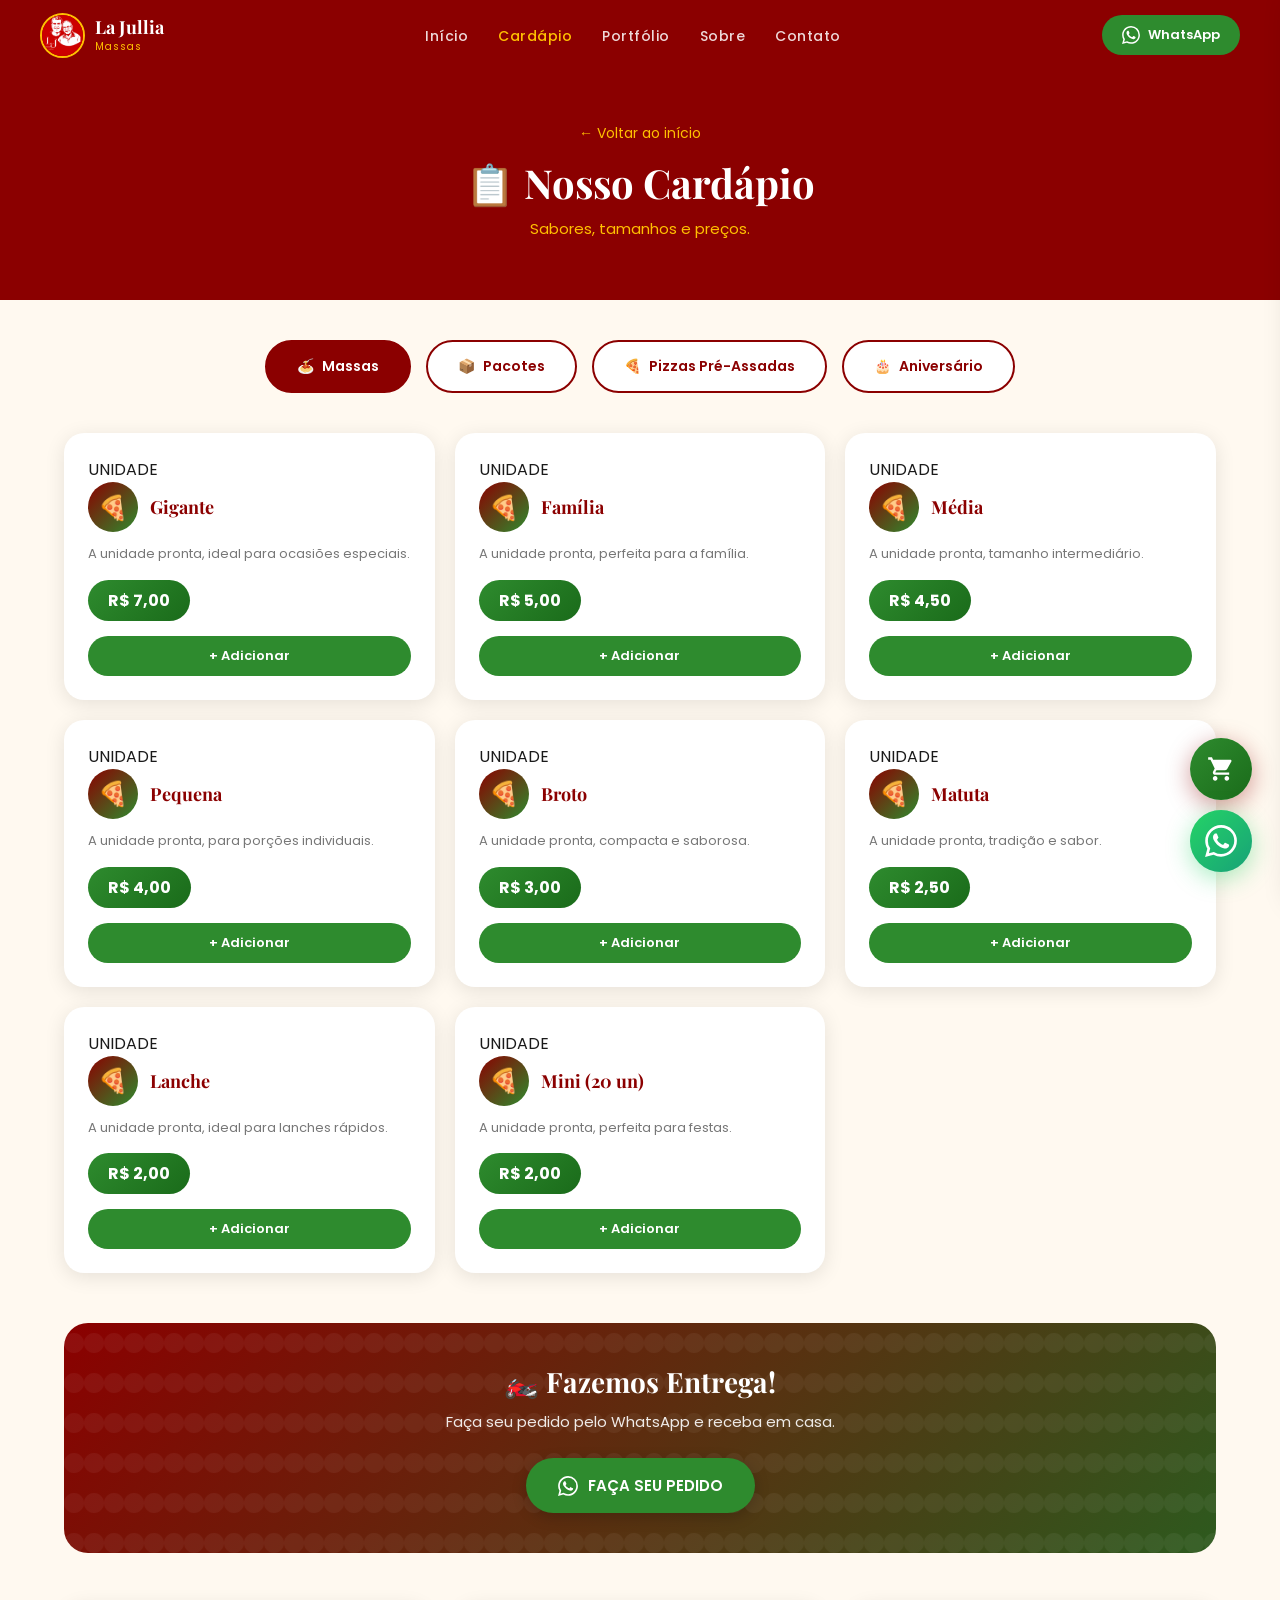
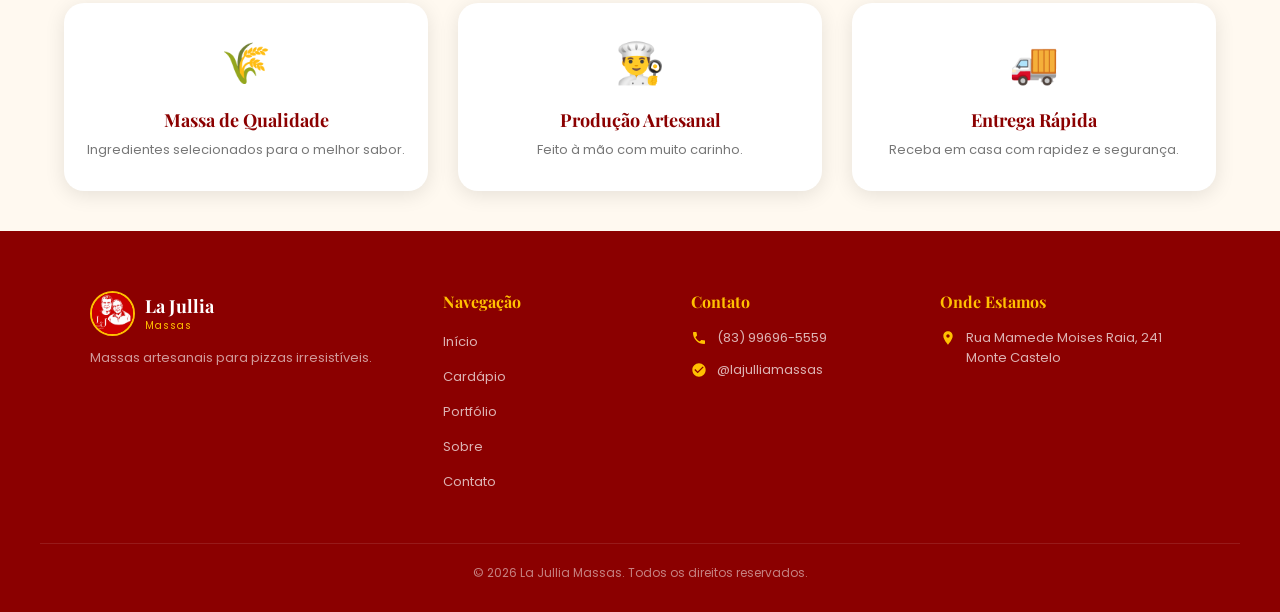
<file: site/cardapio.html>
<!DOCTYPE html>
<html lang="pt-BR">
<head>
  <meta charset="UTF-8">
  <meta name="viewport" content="width=device-width, initial-scale=1.0">
  <title>Cardápio | La Jullia Massas</title>
  <link rel="stylesheet" href="styles.css">
  <link rel="icon" href="data:image/svg+xml,<svg xmlns='http://www.w3.org/2000/svg' viewBox='0 0 100 100'><text y='.9em' font-size='90'>🍕</text></svg>">
  <style>
    .page-hero { background: var(--olive-leaf); padding: 120px 40px 60px; text-align: center; }
    .page-hero h1 { font-family: 'Playfair Display', serif; font-size: 40px; color: #fff; margin-bottom: 8px; }
    .page-hero p { color: var(--amber-gold); font-size: 15px; }
    .page-hero .back-link { display: inline-flex; align-items: center; gap: 6px; color: var(--amber-gold); text-decoration: none; font-size: 14px; margin-bottom: 12px; transition: opacity 0.3s; }
    .page-hero .back-link:hover { opacity: 0.7; }

    .cardapio-main { max-width: 1200px; margin: 0 auto; padding: 40px 24px; }

    .cardapio-tabs { display: flex; justify-content: center; gap: 15px; margin-bottom: 40px; flex-wrap: wrap; }
    .cardapio-tab { padding: 14px 30px; background: #fff; border: 2px solid var(--olive-leaf); border-radius: 30px; font-family: 'Poppins', sans-serif; font-size: 14px; font-weight: 600; color: var(--olive-leaf); cursor: pointer; transition: all 0.3s; position: relative; overflow: hidden; }
    .cardapio-tab::before { content: ''; position: absolute; top: 0; left: -100%; width: 100%; height: 100%; background: linear-gradient(90deg, transparent, rgba(255,255,255,0.3), transparent); transition: left 0.5s; }
    .cardapio-tab:hover::before { left: 100%; }
    .cardapio-tab:hover { transform: translateY(-3px); box-shadow: 0 8px 25px rgba(139,0,0,0.3); }
    .cardapio-tab.active { background: var(--olive-leaf); color: #fff; }
    .cardapio-tab .tab-emoji { margin-right: 8px; }

    .cardapio-section { display: none; animation: fadeInUp 0.5s ease; }
    .cardapio-section.active { display: block; }
    @keyframes fadeInUp { from { opacity: 0; transform: translateY(20px); } to { opacity: 1; transform: translateY(0); } }

    .cardapio-grid { display: grid; grid-template-columns: repeat(auto-fill, minmax(280px, 1fr)); gap: 20px; }
    .cardapio-card { background: #fff; border-radius: 20px; padding: 24px; box-shadow: var(--shadow); transition: all 0.4s cubic-bezier(0.175, 0.885, 0.32, 1.275); position: relative; overflow: hidden; }
    .cardapio-card::before { content: ''; position: absolute; top: 0; left: 0; right: 0; height: 4px; background: linear-gradient(90deg, var(--olive-leaf), var(--brick-ember)); transform: scaleX(0); transition: transform 0.4s; transform-origin: left; }
    .cardapio-card:hover::before { transform: scaleX(1); }
    .cardapio-card:hover { transform: translateY(-8px); box-shadow: var(--shadow-lg); }
    .cardapio-card-header { display: flex; align-items: center; gap: 12px; margin-bottom: 12px; }
    .cardapio-card-icon { width: 50px; height: 50px; background: linear-gradient(135deg, var(--olive-leaf), var(--brick-ember)); border-radius: 50%; display: flex; align-items: center; justify-content: center; font-size: 24px; transition: transform 0.4s cubic-bezier(0.34, 1.56, 0.64, 1); }
    .cardapio-card:hover .cardapio-card-icon { transform: scale(1.2) rotate(-10deg); }
    .cardapio-card-title { font-family: 'Playfair Display', serif; font-size: 18px; color: var(--olive-leaf); font-weight: 700; }
    .cardapio-card-desc { font-size: 13px; color: #777; line-height: 1.6; margin-bottom: 15px; }
    .cardapio-card-price { display: inline-block; background: linear-gradient(135deg, var(--brick-ember), #1a6b1a); color: #fff; padding: 8px 20px; border-radius: 25px; font-size: 16px; font-weight: 700; transition: all 0.3s; }
    .cardapio-card:hover .cardapio-card-price { transform: scale(1.05); }
    .cardapio-card-tag { position: absolute; top: 15px; right: 15px; background: var(--amber-gold); color: var(--dark-text); padding: 4px 12px; border-radius: 15px; font-size: 11px; font-weight: 600; }
    
    .cardapio-card-add { display: flex; align-items: center; gap: 8px; margin-top: 15px; padding: 10px 20px; background: var(--brick-ember); color: #fff; border: none; border-radius: 25px; font-family: 'Poppins', sans-serif; font-size: 13px; font-weight: 600; cursor: pointer; transition: all 0.3s; width: 100%; justify-content: center; }
    .cardapio-card-add:hover { background: #1a6b1a; transform: scale(1.02); }
    .cardapio-card-add.added { background: #28a745; }
    .cardapio-card-add svg { width: 16px; height: 16px; fill: #fff; }

    .cardapio-card-qty { display: flex; align-items: center; gap: 10px; margin-top: 15px; }
    .qty-btn { width: 35px; height: 35px; border: 2px solid var(--olive-leaf); background: #fff; color: var(--olive-leaf); border-radius: 50%; font-size: 18px; font-weight: 700; cursor: pointer; transition: all 0.3s; display: flex; align-items: center; justify-content: center; }
    .qty-btn:hover { background: var(--olive-leaf); color: #fff; }
    .qty-value { font-size: 18px; font-weight: 700; color: var(--olive-leaf); min-width: 30px; text-align: center; }

    /* CARRINHO */
    .cart-float { position: fixed; bottom: 100px; right: 28px; width: 62px; height: 62px; background: linear-gradient(135deg, var(--brick-ember), #1a6b1a); border-radius: 50%; display: flex; align-items: center; justify-content: center; box-shadow: 0 6px 25px rgba(139,0,0,0.4); z-index: 998; cursor: pointer; transition: all 0.4s; }
    .cart-float:hover { transform: scale(1.1); }
    .cart-float svg { width: 28px; height: 28px; fill: #fff; }
    .cart-count { position: absolute; top: -5px; right: -5px; width: 24px; height: 24px; background: var(--amber-gold); color: var(--dark-text); border-radius: 50%; font-size: 12px; font-weight: 700; display: flex; align-items: center; justify-content: center; }
    .cart-count.empty { display: none; }

    /* SIDEBAR CARRINHO */
    .cart-sidebar { position: fixed; top: 0; right: -400px; width: 380px; height: 100%; background: #fff; box-shadow: -5px 0 30px rgba(0,0,0,0.2); z-index: 2000; transition: right 0.4s cubic-bezier(0.175, 0.885, 0.32, 1.275); display: flex; flex-direction: column; }
    .cart-sidebar.open { right: 0; }
    .cart-header { padding: 20px; background: var(--olive-leaf); color: #fff; display: flex; align-items: center; justify-content: space-between; }
    .cart-header h3 { font-family: 'Playfair Display', serif; font-size: 20px; }
    .cart-close { background: rgba(255,255,255,0.2); border: none; color: #fff; width: 35px; height: 35px; border-radius: 50%; font-size: 20px; cursor: pointer; transition: all 0.3s; }
    .cart-close:hover { background: var(--brick-ember); transform: rotate(90deg); }
    .cart-items { flex: 1; overflow-y: auto; padding: 20px; }
    .cart-item { display: flex; align-items: center; gap: 12px; padding: 12px; background: #f9f9f9; border-radius: 12px; margin-bottom: 10px; animation: slideIn 0.3s ease; }
    @keyframes slideIn { from { opacity: 0; transform: translateX(20px); } to { opacity: 1; transform: translateX(0); } }
    .cart-item-icon { width: 40px; height: 40px; background: linear-gradient(135deg, var(--olive-leaf), var(--brick-ember)); border-radius: 50%; display: flex; align-items: center; justify-content: center; font-size: 18px; flex-shrink: 0; }
    .cart-item-info { flex: 1; }
    .cart-item-name { font-weight: 600; font-size: 14px; color: var(--dark-text); }
    .cart-item-price { font-size: 12px; color: var(--brick-ember); font-weight: 600; }
    .cart-item-qty { display: flex; align-items: center; gap: 5px; }
    .cart-item-qty button { width: 28px; height: 28px; border: 1px solid #ddd; background: #fff; border-radius: 50%; font-size: 14px; cursor: pointer; transition: all 0.2s; }
    .cart-item-qty button:hover { background: var(--brick-ember); color: #fff; border-color: var(--brick-ember); }
    .cart-item-qty span { font-weight: 700; min-width: 20px; text-align: center; }
    .cart-item-remove { background: none; border: none; color: #999; cursor: pointer; font-size: 18px; transition: color 0.3s; }
    .cart-item-remove:hover { color: var(--brick-ember); }
    .cart-empty { text-align: center; padding: 40px 20px; color: #999; }
    .cart-empty span { font-size: 60px; display: block; margin-bottom: 15px; }
    .cart-footer { padding: 20px; border-top: 1px solid #eee; background: #f9f9f9; }
    .cart-total { display: flex; justify-content: space-between; align-items: center; margin-bottom: 15px; }
    .cart-total span:first-child { font-size: 16px; font-weight: 600; }
    .cart-total span:last-child { font-size: 20px; font-weight: 700; color: var(--brick-ember); }
    .cart-checkout { width: 100%; padding: 14px; background: linear-gradient(135deg, #25D366, #128C7E); color: #fff; border: none; border-radius: 30px; font-family: 'Poppins', sans-serif; font-size: 15px; font-weight: 600; cursor: pointer; transition: all 0.3s; display: flex; align-items: center; justify-content: center; gap: 10px; }
    .cart-checkout:hover { transform: translateY(-2px); box-shadow: 0 8px 25px rgba(37,211,102,0.4); }
    .cart-checkout svg { width: 20px; height: 20px; fill: #fff; }

    .cart-overlay { position: fixed; top: 0; left: 0; width: 100%; height: 100%; background: rgba(0,0,0,0.5); z-index: 1999; display: none; }
    .cart-overlay.show { display: block; }

    .cardapio-cta { text-align: center; margin-top: 50px; padding: 40px; background: linear-gradient(135deg, var(--olive-leaf), #2d5a1e); border-radius: 24px; color: #fff; position: relative; overflow: hidden; }
    .cardapio-cta::before { content: ''; position: absolute; top: 0; left: 0; right: 0; bottom: 0; background: url("data:image/svg+xml,%3Csvg width='40' height='40' viewBox='0 0 40 40' xmlns='http://www.w3.org/2000/svg'%3E%3Cg fill='%23ffffff' fill-opacity='0.05'%3E%3Cpath d='M20 20c0-5.5-4.5-10-10-10S0 14.5 0 20s4.5 10 10 10 10-4.5 10-10zm20 0c0-5.5-4.5-10-10-10s-10 4.5-10 10 4.5 10 10 10 10-4.5 10-10z'/%3E%3C/g%3E%3C/svg%3E"); }
    .cardapio-cta h3 { font-family: 'Playfair Display', serif; font-size: 28px; margin-bottom: 10px; position: relative; }
    .cardapio-cta p { font-size: 15px; opacity: 0.9; margin-bottom: 25px; position: relative; }
    .cardapio-cta-btn { display: inline-flex; align-items: center; gap: 10px; padding: 16px 32px; background: var(--brick-ember); color: #fff; border-radius: 30px; font-size: 15px; font-weight: 600; text-decoration: none; transition: all 0.3s; position: relative; box-shadow: 0 4px 15px rgba(0,0,0,0.2); }
    .cardapio-cta-btn:hover { background: #1a6b1a; transform: translateY(-3px); box-shadow: 0 8px 25px rgba(0,0,0,0.3); }

    .cardapio-feature { display: grid; grid-template-columns: repeat(3, 1fr); gap: 30px; margin-top: 50px; }
    .cardapio-feature-item { text-align: center; padding: 30px 20px; background: #fff; border-radius: 20px; box-shadow: var(--shadow); transition: all 0.4s; }
    .cardapio-feature-item:hover { transform: translateY(-5px); box-shadow: var(--shadow-lg); }
    .cardapio-feature-icon { font-size: 40px; margin-bottom: 15px; display: inline-block; transition: transform 0.4s cubic-bezier(0.34, 1.56, 0.64, 1); }
    .cardapio-feature-item:hover .cardapio-feature-icon { transform: scale(1.2) rotate(-5deg); }
    .cardapio-feature-item h4 { font-family: 'Playfair Display', serif; font-size: 18px; color: var(--olive-leaf); margin-bottom: 8px; }
    .cardapio-feature-item p { font-size: 13px; color: #777; line-height: 1.6; }

    @media (max-width: 900px) {
      .cardapio-feature { grid-template-columns: 1fr; }
      .cardapio-tabs { gap: 10px; }
      .cardapio-tab { padding: 10px 20px; font-size: 13px; }
      .cart-sidebar { width: 100%; right: -100%; }
    }
    @media (max-width: 500px) {
      .cardapio-grid { grid-template-columns: 1fr; }
      .cardapio-cta h3 { font-size: 22px; }
    }
  </style>
</head>
<body>

  <div class="preloader">
    <div class="preloader-pizza">📋</div>
    <div class="preloader-text">CARDÁPIO</div>
  </div>

  <!-- NAVBAR -->
  <nav class="navbar" id="navbar">
    <a href="index.html" class="nav-logo">
      <img src="imagens/logo.png" alt="La Jullia Massas">
      <div class="nav-logo-text">La Jullia<span>Massas</span></div>
    </a>
    <ul class="nav-links">
      <li><a href="index.html#inicio">Início</a></li>
      <li><a href="cardapio.html" class="active">Cardápio</a></li>
      <li><a href="portfolio.html">Portfólio</a></li>
      <li><a href="index.html#sobre">Sobre</a></li>
      <li><a href="index.html#contato">Contato</a></li>
    </ul>
    <a href="https://wa.me/5583996965591" target="_blank" class="nav-whatsapp">
      <svg viewBox="0 0 24 24"><path d="M17.472 14.382c-.297-.149-1.758-.867-2.03-.967-.273-.099-.471-.148-.67.15-.197.297-.767.966-.94 1.164-.173.199-.347.223-.644.075-.297-.15-1.255-.463-2.39-1.475-.883-.788-1.48-1.761-1.653-2.059-.173-.297-.018-.458.13-.606.134-.133.298-.347.446-.52.149-.174.198-.298.298-.497.099-.198.05-.371-.025-.52-.075-.149-.669-1.612-.916-2.207-.242-.579-.487-.5-.669-.51-.173-.008-.371-.01-.57-.01-.198 0-.52.074-.792.372-.272.297-1.04 1.016-1.04 2.479 0 1.462 1.065 2.875 1.213 3.074.149.198 2.096 3.2 5.077 4.487.709.306 1.262.489 1.694.625.712.227 1.36.195 1.871.118.571-.085 1.758-.719 2.006-1.413.248-.694.248-1.289.173-1.413-.074-.124-.272-.198-.57-.347m-5.421 7.403h-.004a9.87 9.87 0 01-5.031-1.378l-.361-.214-3.741.982.998-3.648-.235-.374a9.86 9.86 0 01-1.51-5.26c.001-5.45 4.436-9.884 9.888-9.884 2.64 0 5.122 1.03 6.988 2.898a9.825 9.825 0 012.893 6.994c-.003 5.45-4.437 9.884-9.885 9.884m8.413-18.297A11.815 11.815 0 0012.05 0C5.495 0 .16 5.335.157 11.892c0 2.096.547 4.142 1.588 5.945L.057 24l6.305-1.654a11.882 11.882 0 005.683 1.448h.005c6.554 0 11.89-5.335 11.893-11.893a11.821 11.821 0 00-3.48-8.413z"/></svg>
      WhatsApp
    </a>
    <button class="nav-hamburger" id="hamburger" aria-label="Menu">
      <span></span><span></span><span></span>
    </button>
  </nav>

  <!-- HEADER -->
  <div class="page-hero">
    <a href="index.html" class="back-link">← Voltar ao início</a>
    <h1>📋 Nosso Cardápio</h1>
    <p>Sabores, tamanhos e preços.</p>
  </div>

  <!-- MAIN -->
  <main class="cardapio-main">

    <!-- TABS -->
    <div class="cardapio-tabs">
      <button class="cardapio-tab active" data-tab="massas">
        <span class="tab-emoji">🍝</span>Massas
      </button>
      <button class="cardapio-tab" data-tab="pacotes">
        <span class="tab-emoji">📦</span>Pacotes
      </button>
      <button class="cardapio-tab" data-tab="pre-assadas">
        <span class="tab-emoji">🍕</span>Pizzas Pré-Assadas
      </button>
      <button class="cardapio-tab" data-tab="aniversario">
        <span class="tab-emoji">🎂</span>Aniversário
      </button>
    </div>

    <!-- MASSAS UNIDADE -->
    <section class="cardapio-section active" id="massas">
      <div class="cardapio-grid">
        <div class="cardapio-card" data-name="Massa Gigante" data-price="7.00" data-icon="🍕">
          <span class="cardapio-tag">UNIDADE</span>
          <div class="cardapio-card-header">
            <div class="cardapio-card-icon">🍕</div>
            <div class="cardapio-card-title">Gigante</div>
          </div>
          <div class="cardapio-card-desc">A unidade pronta, ideal para ocasiões especiais.</div>
          <div class="cardapio-card-price">R$ 7,00</div>
          <button class="cardapio-card-add" onclick="addToCart(this)">+ Adicionar</button>
        </div>
        <div class="cardapio-card" data-name="Massa Família" data-price="5.00" data-icon="🍕">
          <span class="cardapio-tag">UNIDADE</span>
          <div class="cardapio-card-header">
            <div class="cardapio-card-icon">🍕</div>
            <div class="cardapio-card-title">Família</div>
          </div>
          <div class="cardapio-card-desc">A unidade pronta, perfeita para a família.</div>
          <div class="cardapio-card-price">R$ 5,00</div>
          <button class="cardapio-card-add" onclick="addToCart(this)">+ Adicionar</button>
        </div>
        <div class="cardapio-card" data-name="Massa Média" data-price="4.50" data-icon="🍕">
          <span class="cardapio-tag">UNIDADE</span>
          <div class="cardapio-card-header">
            <div class="cardapio-card-icon">🍕</div>
            <div class="cardapio-card-title">Média</div>
          </div>
          <div class="cardapio-card-desc">A unidade pronta, tamanho intermediário.</div>
          <div class="cardapio-card-price">R$ 4,50</div>
          <button class="cardapio-card-add" onclick="addToCart(this)">+ Adicionar</button>
        </div>
        <div class="cardapio-card" data-name="Massa Pequena" data-price="4.00" data-icon="🍕">
          <span class="cardapio-tag">UNIDADE</span>
          <div class="cardapio-card-header">
            <div class="cardapio-card-icon">🍕</div>
            <div class="cardapio-card-title">Pequena</div>
          </div>
          <div class="cardapio-card-desc">A unidade pronta, para porções individuais.</div>
          <div class="cardapio-card-price">R$ 4,00</div>
          <button class="cardapio-card-add" onclick="addToCart(this)">+ Adicionar</button>
        </div>
        <div class="cardapio-card" data-name="Massa Broto" data-price="3.00" data-icon="🍕">
          <span class="cardapio-tag">UNIDADE</span>
          <div class="cardapio-card-header">
            <div class="cardapio-card-icon">🍕</div>
            <div class="cardapio-card-title">Broto</div>
          </div>
          <div class="cardapio-card-desc">A unidade pronta, compacta e saborosa.</div>
          <div class="cardapio-card-price">R$ 3,00</div>
          <button class="cardapio-card-add" onclick="addToCart(this)">+ Adicionar</button>
        </div>
        <div class="cardapio-card" data-name="Massa Matuta" data-price="2.50" data-icon="🍕">
          <span class="cardapio-tag">UNIDADE</span>
          <div class="cardapio-card-header">
            <div class="cardapio-card-icon">🍕</div>
            <div class="cardapio-card-title">Matuta</div>
          </div>
          <div class="cardapio-card-desc">A unidade pronta, tradição e sabor.</div>
          <div class="cardapio-card-price">R$ 2,50</div>
          <button class="cardapio-card-add" onclick="addToCart(this)">+ Adicionar</button>
        </div>
        <div class="cardapio-card" data-name="Massa Lanche" data-price="2.00" data-icon="🍕">
          <span class="cardapio-tag">UNIDADE</span>
          <div class="cardapio-card-header">
            <div class="cardapio-card-icon">🍕</div>
            <div class="cardapio-card-title">Lanche</div>
          </div>
          <div class="cardapio-card-desc">A unidade pronta, ideal para lanches rápidos.</div>
          <div class="cardapio-card-price">R$ 2,00</div>
          <button class="cardapio-card-add" onclick="addToCart(this)">+ Adicionar</button>
        </div>
        <div class="cardapio-card" data-name="Massa Mini (20 un)" data-price="2.00" data-icon="🍕">
          <span class="cardapio-tag">UNIDADE</span>
          <div class="cardapio-card-header">
            <div class="cardapio-card-icon">🍕</div>
            <div class="cardapio-card-title">Mini (20 un)</div>
          </div>
          <div class="cardapio-card-desc">A unidade pronta, perfeita para festas.</div>
          <div class="cardapio-card-price">R$ 2,00</div>
          <button class="cardapio-card-add" onclick="addToCart(this)">+ Adicionar</button>
        </div>
      </div>
    </section>

    <!-- PACOTES -->
    <section class="cardapio-section" id="pacotes">
      <div class="cardapio-grid">
        <div class="cardapio-card" data-name="Pacote Gigante" data-price="65.00" data-icon="📦">
          <span class="cardapio-tag">PACOTE</span>
          <div class="cardapio-card-header">
            <div class="cardapio-card-icon">📦</div>
            <div class="cardapio-card-title">Gigante</div>
          </div>
          <div class="cardapio-card-desc">Pacote com múltiplas unidades gigantes.</div>
          <div class="cardapio-card-price">R$ 65,00</div>
          <button class="cardapio-card-add" onclick="addToCart(this)">+ Adicionar</button>
        </div>
        <div class="cardapio-card" data-name="Pacote Família" data-price="45.00" data-icon="📦">
          <span class="cardapio-tag">PACOTE</span>
          <div class="cardapio-card-header">
            <div class="cardapio-card-icon">📦</div>
            <div class="cardapio-card-title">Família</div>
          </div>
          <div class="cardapio-card-desc">Pacote com múltiplas unidades família.</div>
          <div class="cardapio-card-price">R$ 45,00</div>
          <button class="cardapio-card-add" onclick="addToCart(this)">+ Adicionar</button>
        </div>
        <div class="cardapio-card" data-name="Pacote Média" data-price="40.00" data-icon="📦">
          <span class="cardapio-tag">PACOTE</span>
          <div class="cardapio-card-header">
            <div class="cardapio-card-icon">📦</div>
            <div class="cardapio-card-title">Média</div>
          </div>
          <div class="cardapio-card-desc">Pacote com múltiplas unidades médias.</div>
          <div class="cardapio-card-price">R$ 40,00</div>
          <button class="cardapio-card-add" onclick="addToCart(this)">+ Adicionar</button>
        </div>
        <div class="cardapio-card" data-name="Pacote Pequena" data-price="35.00" data-icon="📦">
          <span class="cardapio-tag">PACOTE</span>
          <div class="cardapio-card-header">
            <div class="cardapio-card-icon">📦</div>
            <div class="cardapio-card-title">Pequena</div>
          </div>
          <div class="cardapio-card-desc">Pacote com múltiplas unidades pequenas.</div>
          <div class="cardapio-card-price">R$ 35,00</div>
          <button class="cardapio-card-add" onclick="addToCart(this)">+ Adicionar</button>
        </div>
        <div class="cardapio-card" data-name="Pacote Broto" data-price="25.00" data-icon="📦">
          <span class="cardapio-tag">PACOTE</span>
          <div class="cardapio-card-header">
            <div class="cardapio-card-icon">📦</div>
            <div class="cardapio-card-title">Broto</div>
          </div>
          <div class="cardapio-card-desc">Pacote com múltiplas unidades broto.</div>
          <div class="cardapio-card-price">R$ 25,00</div>
          <button class="cardapio-card-add" onclick="addToCart(this)">+ Adicionar</button>
        </div>
        <div class="cardapio-card" data-name="Pacote Matuta" data-price="20.00" data-icon="📦">
          <span class="cardapio-tag">PACOTE</span>
          <div class="cardapio-card-header">
            <div class="cardapio-card-icon">📦</div>
            <div class="cardapio-card-title">Matuta</div>
          </div>
          <div class="cardapio-card-desc">Pacote com múltiplas unidades matuta.</div>
          <div class="cardapio-card-price">R$ 20,00</div>
          <button class="cardapio-card-add" onclick="addToCart(this)">+ Adicionar</button>
        </div>
        <div class="cardapio-card" data-name="Pacote Lanche" data-price="15.00" data-icon="📦">
          <span class="cardapio-tag">PACOTE</span>
          <div class="cardapio-card-header">
            <div class="cardapio-card-icon">📦</div>
            <div class="cardapio-card-title">Lanche</div>
          </div>
          <div class="cardapio-card-desc">Pacote com múltiplas unidades lanche.</div>
          <div class="cardapio-card-price">R$ 15,00</div>
          <button class="cardapio-card-add" onclick="addToCart(this)">+ Adicionar</button>
        </div>
        <div class="cardapio-card" data-name="Pacote Mini (20 un)" data-price="25.00" data-icon="📦">
          <span class="cardapio-tag">PACOTE</span>
          <div class="cardapio-card-header">
            <div class="cardapio-card-icon">📦</div>
            <div class="cardapio-card-title">Mini (20 un)</div>
          </div>
          <div class="cardapio-card-desc">Pacote com 20 unidades mini.</div>
          <div class="cardapio-card-price">R$ 25,00</div>
          <button class="cardapio-card-add" onclick="addToCart(this)">+ Adicionar</button>
        </div>
      </div>
    </section>

    <!-- PIZZAS PRÉ-ASSADAS -->
    <section class="cardapio-section" id="pre-assadas">
      <div class="cardapio-grid">
        <div class="cardapio-card" data-name="Pré-Assada Aniversário" data-price="2.00" data-icon="🔥">
          <span class="cardapio-tag">PRÉ-ASSADA</span>
          <div class="cardapio-card-header">
            <div class="cardapio-card-icon">🔥</div>
            <div class="cardapio-card-title">Aniversário</div>
          </div>
          <div class="cardapio-card-desc">A unidade pronta, para sua festa.</div>
          <div class="cardapio-card-price">R$ 2,00</div>
          <button class="cardapio-card-add" onclick="addToCart(this)">+ Adicionar</button>
        </div>
        <div class="cardapio-card" data-name="Pré-Assada Mini" data-price="3.50" data-icon="🔥">
          <span class="cardapio-tag">PRÉ-ASSADA</span>
          <div class="cardapio-card-header">
            <div class="cardapio-card-icon">🔥</div>
            <div class="cardapio-card-title">Mini</div>
          </div>
          <div class="cardapio-card-desc">A unidade pronta, compacta e saborosa.</div>
          <div class="cardapio-card-price">R$ 3,50</div>
          <button class="cardapio-card-add" onclick="addToCart(this)">+ Adicionar</button>
        </div>
        <div class="cardapio-card" data-name="Pacote Pré-Assadas 5 un" data-price="15.00" data-icon="🔥">
          <span class="cardapio-tag">PRÉ-ASSADA</span>
          <div class="cardapio-card-header">
            <div class="cardapio-card-icon">🔥</div>
            <div class="cardapio-card-title">Pacote com 5 unidades</div>
          </div>
          <div class="cardapio-card-desc">5 unidades prontas, ótimo custo-benefício.</div>
          <div class="cardapio-card-price">R$ 15,00</div>
          <button class="cardapio-card-add" onclick="addToCart(this)">+ Adicionar</button>
        </div>
        <div class="cardapio-card" data-name="Pré-Assada Matuta" data-price="8.00" data-icon="🔥">
          <span class="cardapio-tag">PRÉ-ASSADA</span>
          <div class="cardapio-card-header">
            <div class="cardapio-card-icon">🔥</div>
            <div class="cardapio-card-title">Matuta</div>
          </div>
          <div class="cardapio-card-desc">A unidade pronta, tradição e sabor.</div>
          <div class="cardapio-card-price">R$ 8,00</div>
          <button class="cardapio-card-add" onclick="addToCart(this)">+ Adicionar</button>
        </div>
        <div class="cardapio-card" data-name="Pré-Assada Média" data-price="25.00" data-icon="🔥">
          <span class="cardapio-tag">PRÉ-ASSADA</span>
          <div class="cardapio-card-header">
            <div class="cardapio-card-icon">🔥</div>
            <div class="cardapio-card-title">Média</div>
          </div>
          <div class="cardapio-card-desc">A unidade pronta, tamanho intermediário.</div>
          <div class="cardapio-card-price">R$ 25,00</div>
          <button class="cardapio-card-add" onclick="addToCart(this)">+ Adicionar</button>
        </div>
        <div class="cardapio-card" data-name="Pré-Assada Família" data-price="30.00" data-icon="🔥">
          <span class="cardapio-tag">PRÉ-ASSADA</span>
          <div class="cardapio-card-header">
            <div class="cardapio-card-icon">🔥</div>
            <div class="cardapio-card-title">Família</div>
          </div>
          <div class="cardapio-card-desc">A unidade pronta, perfeita para a família.</div>
          <div class="cardapio-card-price">R$ 30,00</div>
          <button class="cardapio-card-add" onclick="addToCart(this)">+ Adicionar</button>
        </div>
        <div class="cardapio-card" data-name="Pré-Assada Gigante" data-price="40.00" data-icon="🔥">
          <span class="cardapio-tag">PRÉ-ASSADA</span>
          <div class="cardapio-card-header">
            <div class="cardapio-card-icon">🔥</div>
            <div class="cardapio-card-title">Gigante</div>
          </div>
          <div class="cardapio-card-desc">A unidade pronta, ideal para ocasiões especiais.</div>
          <div class="cardapio-card-price">R$ 40,00</div>
          <button class="cardapio-card-add" onclick="addToCart(this)">+ Adicionar</button>
        </div>
      </div>
    </section>

    <!-- ANIVERSÁRIO -->
    <section class="cardapio-section" id="aniversario">
      <div class="cardapio-grid">
        <div class="cardapio-card" data-name="Cento da Massa (Aniversário)" data-price="70.00" data-icon="🎂">
          <span class="cardapio-tag">ANIVERSÁRIO</span>
          <div class="cardapio-card-header">
            <div class="cardapio-card-icon">🎂</div>
            <div class="cardapio-card-title">Cento da Massa</div>
          </div>
          <div class="cardapio-card-desc">Massa para festa de aniversário, quantidade especial.</div>
          <div class="cardapio-card-price">R$ 70,00</div>
          <button class="cardapio-card-add" onclick="addToCart(this)">+ Adicionar</button>
        </div>
      </div>
    </section>

    <!-- CTA -->
    <div class="cardapio-cta">
      <h3>🏍️ Fazemos Entrega!</h3>
      <p>Faça seu pedido pelo WhatsApp e receba em casa.</p>
      <a href="https://wa.me/5583996965591" target="_blank" class="cardapio-cta-btn">
        <svg viewBox="0 0 24 24" style="fill:#fff;width:20px;height:20px;"><path d="M17.472 14.382c-.297-.149-1.758-.867-2.03-.967-.273-.099-.471-.148-.67.15-.197.297-.767.966-.94 1.164-.173.199-.347.223-.644.075-.297-.15-1.255-.463-2.39-1.475-.883-.788-1.48-1.761-1.653-2.059-.173-.297-.018-.458.13-.606.134-.133.298-.347.446-.52.149-.174.198-.298.298-.497.099-.198.05-.371-.025-.52-.075-.149-.669-1.612-.916-2.207-.242-.579-.487-.5-.669-.51-.173-.008-.371-.01-.57-.01-.198 0-.52.074-.792.372-.272.297-1.04 1.016-1.04 2.479 0 1.462 1.065 2.875 1.213 3.074.149.198 2.096 3.2 5.077 4.487.709.306 1.262.489 1.694.625.712.227 1.36.195 1.871.118.571-.085 1.758-.719 2.006-1.413.248-.694.248-1.289.173-1.413-.074-.124-.272-.198-.57-.347m-5.421 7.403h-.004a9.87 9.87 0 01-5.031-1.378l-.361-.214-3.741.982.998-3.648-.235-.374a9.86 9.86 0 01-1.51-5.26c.001-5.45 4.436-9.884 9.888-9.884 2.64 0 5.122 1.03 6.988 2.898a9.825 9.825 0 012.893 6.994c-.003 5.45-4.437 9.884-9.885 9.884m8.413-18.297A11.815 11.815 0 0012.05 0C5.495 0 .16 5.335.157 11.892c0 2.096.547 4.142 1.588 5.945L.057 24l6.305-1.654a11.882 11.882 0 005.683 1.448h.005c6.554 0 11.89-5.335 11.893-11.893a11.821 11.821 0 00-3.48-8.413z"/></svg>
        FAÇA SEU PEDIDO
      </a>
    </div>

    <!-- FEATURES -->
    <div class="cardapio-feature">
      <div class="cardapio-feature-item">
        <div class="cardapio-feature-icon">🌾</div>
        <h4>Massa de Qualidade</h4>
        <p>Ingredientes selecionados para o melhor sabor.</p>
      </div>
      <div class="cardapio-feature-item">
        <div class="cardapio-feature-icon">👨‍🍳</div>
        <h4>Produção Artesanal</h4>
        <p>Feito à mão com muito carinho.</p>
      </div>
      <div class="cardapio-feature-item">
        <div class="cardapio-feature-icon">🚚</div>
        <h4>Entrega Rápida</h4>
        <p>Receba em casa com rapidez e segurança.</p>
      </div>
    </div>

  </main>

  <!-- FOOTER -->
  <footer class="footer">
    <div class="footer-grid">
      <div class="footer-brand">
        <a href="index.html" class="nav-logo">
          <img src="imagens/logo.png" alt="La Jullia Massas">
          <div class="nav-logo-text">La Jullia<span>Massas</span></div>
        </a>
        <p>Massas artesanais para pizzas irresistíveis.</p>
      </div>
      <div class="footer-col">
        <h4>Navegação</h4>
        <ul>
          <li><a href="index.html#inicio">Início</a></li>
          <li><a href="cardapio.html">Cardápio</a></li>
          <li><a href="portfolio.html">Portfólio</a></li>
          <li><a href="index.html#sobre">Sobre</a></li>
          <li><a href="index.html#contato">Contato</a></li>
        </ul>
      </div>
      <div class="footer-col">
        <h4>Contato</h4>
        <div class="footer-contact-item">
          <svg viewBox="0 0 24 24"><path d="M6.62 10.79c1.44 2.83 3.76 5.14 6.59 6.59l2.2-2.2c.27-.27.67-.36 1.02-.24 1.12.37 2.33.57 3.57.57.55 0 1 .45 1 1V20c0 .55-.45 1-1 1-9.39 0-17-7.61-17-17 0-.55.45-1 1-1h3.5c.55 0 1 .45 1 1 0 1.25.2 2.45.57 3.57.11.35.03.74-.25 1.02l-2.2 2.2z"/></svg>
          <a href="https://wa.me/5583996965591" target="_blank">(83) 99696-5559</a>
        </div>
        <div class="footer-contact-item">
          <svg viewBox="0 0 24 24"><path d="M12 2C6.48 2 2 6.48 2 12s4.48 10 10 10 10-4.48 10-10S17.52 2 12 2zm-2 15l-5-5 1.41-1.41L10 14.17l7.59-7.59L19 8l-9 9z"/></svg>
          <a href="https://instagram.com/lajulliamassas" target="_blank">@lajulliamassas</a>
        </div>
      </div>
      <div class="footer-col">
        <h4>Onde Estamos</h4>
        <div class="footer-contact-item">
          <svg viewBox="0 0 24 24"><path d="M12 2C8.13 2 5 5.13 5 9c0 5.25 7 13 7 13s7-7.75 7-13c0-3.87-3.13-7-7-7zm0 9.5c-1.38 0-2.5-1.12-2.5-2.5s1.12-2.5 2.5-2.5 2.5 1.12 2.5 2.5-1.12 2.5-2.5 2.5z"/></svg>
          <span>Rua Mamede Moises Raia, 241<br>Monte Castelo</span>
        </div>
      </div>
    </div>
    <div class="footer-bottom">&copy; 2026 La Jullia Massas. Todos os direitos reservados.</div>
  </footer>

  <!-- FLOATING WHATSAPP -->
  <a href="https://wa.me/5583996965591" target="_blank" class="whatsapp-float" aria-label="WhatsApp">
    <svg viewBox="0 0 24 24"><path d="M17.472 14.382c-.297-.149-1.758-.867-2.03-.967-.273-.099-.471-.148-.67.15-.197.297-.767.966-.94 1.164-.173.199-.347.223-.644.075-.297-.15-1.255-.463-2.39-1.475-.883-.788-1.48-1.761-1.653-2.059-.173-.297-.018-.458.13-.606.134-.133.298-.347.446-.52.149-.174.198-.298.298-.497.099-.198.05-.371-.025-.52-.075-.149-.669-1.612-.916-2.207-.242-.579-.487-.5-.669-.51-.173-.008-.371-.01-.57-.01-.198 0-.52.074-.792.372-.272.297-1.04 1.016-1.04 2.479 0 1.462 1.065 2.875 1.213 3.074.149.198 2.096 3.2 5.077 4.487.709.306 1.262.489 1.694.625.712.227 1.36.195 1.871.118.571-.085 1.758-.719 2.006-1.413.248-.694.248-1.289.173-1.413-.074-.124-.272-.198-.57-.347m-5.421 7.403h-.004a9.87 9.87 0 01-5.031-1.378l-.361-.214-3.741.982.998-3.648-.235-.374a9.86 9.86 0 01-1.51-5.26c.001-5.45 4.436-9.884 9.888-9.884 2.64 0 5.122 1.03 6.988 2.898a9.825 9.825 0 012.893 6.994c-.003 5.45-4.437 9.884-9.885 9.884m8.413-18.297A11.815 11.815 0 0012.05 0C5.495 0 .16 5.335.157 11.892c0 2.096.547 4.142 1.588 5.945L.057 24l6.305-1.654a11.882 11.882 0 005.683 1.448h.005c6.554 0 11.89-5.335 11.893-11.893a11.821 11.821 0 00-3.48-8.413z"/></svg>
  </a>

  <!-- CARRINHO FLUTUANTE -->
  <div class="cart-float" id="cartFloat" onclick="openCart()">
    <svg viewBox="0 0 24 24"><path d="M7 18c-1.1 0-1.99.9-1.99 2S5.9 22 7 22s2-.9 2-2-.9-2-2-2zM1 2v2h2l3.6 7.59-1.35 2.45c-.16.28-.25.61-.25.96 0 1.1.9 2 2 2h12v-2H7.42c-.14 0-.25-.11-.25-.25l.03-.12.9-1.63h7.45c.75 0 1.41-.41 1.75-1.03l3.58-6.49c.08-.14.12-.31.12-.48 0-.55-.45-1-1-1H5.21l-.94-2H1zm16 16c-1.1 0-1.99.9-1.99 2s.89 2 1.99 2 2-.9 2-2-.9-2-2-2z"/></svg>
    <span class="cart-count empty" id="cartCount">0</span>
  </div>

  <!-- OVERLAY CARRINHO -->
  <div class="cart-overlay" id="cartOverlay" onclick="closeCart()"></div>

  <!-- SIDEBAR CARRINHO -->
  <div class="cart-sidebar" id="cartSidebar">
    <div class="cart-header">
      <h3>🛒 Meu Pedido</h3>
      <button class="cart-close" onclick="closeCart()">×</button>
    </div>
    <div class="cart-items" id="cartItems">
      <div class="cart-empty" id="cartEmpty">
        <span>🛒</span>
        <p>Seu carrinho está vazio</p>
        <p style="font-size:12px;margin-top:5px;">Adicione itens do cardápio</p>
      </div>
    </div>
    <div class="cart-footer" id="cartFooter" style="display:none;">
      <div class="cart-total">
        <span>Total:</span>
        <span id="cartTotal">R$ 0,00</span>
      </div>
      <button class="cart-checkout" onclick="checkoutWhatsApp()">
        <svg viewBox="0 0 24 24"><path d="M17.472 14.382c-.297-.149-1.758-.867-2.03-.967-.273-.099-.471-.148-.67.15-.197.297-.767.966-.94 1.164-.173.199-.347.223-.644.075-.297-.15-1.255-.463-2.39-1.475-.883-.788-1.48-1.761-1.653-2.059-.173-.297-.018-.458.13-.606.134-.133.298-.347.446-.52.149-.174.198-.298.298-.497.099-.198.05-.371-.025-.52-.075-.149-.669-1.612-.916-2.207-.242-.579-.487-.5-.669-.51-.173-.008-.371-.01-.57-.01-.198 0-.52.074-.792.372-.272.297-1.04 1.016-1.04 2.479 0 1.462 1.065 2.875 1.213 3.074.149.198 2.096 3.2 5.077 4.487.709.306 1.262.489 1.694.625.712.227 1.36.195 1.871.118.571-.085 1.758-.719 2.006-1.413.248-.694.248-1.289.173-1.413-.074-.124-.272-.198-.57-.347m-5.421 7.403h-.004a9.87 9.87 0 01-5.031-1.378l-.361-.214-3.741.982.998-3.648-.235-.374a9.86 9.86 0 01-1.51-5.26c.001-5.45 4.436-9.884 9.888-9.884 2.64 0 5.122 1.03 6.988 2.898a9.825 9.825 0 012.893 6.994c-.003 5.45-4.437 9.884-9.885 9.884m8.413-18.297A11.815 11.815 0 0012.05 0C5.495 0 .16 5.335.157 11.892c0 2.096.547 4.142 1.588 5.945L.057 24l6.305-1.654a11.882 11.882 0 005.683 1.448h.005c6.554 0 11.89-5.335 11.893-11.893a11.821 11.821 0 00-3.48-8.413z"/></svg>
        FINALIZAR PELO WHATSAPP
      </button>
    </div>
  </div>

  <script src="script.js"></script>
  <script>
    // Carrinho
    var cart = [];

    // Tabs do cardápio
    var tabs = document.querySelectorAll('.cardapio-tab');
    var sections = document.querySelectorAll('.cardapio-section');

    tabs.forEach(function(tab) {
      tab.addEventListener('click', function() {
        tabs.forEach(function(t) { t.classList.remove('active'); });
        sections.forEach(function(s) { s.classList.remove('active'); });
        
        tab.classList.add('active');
        var targetId = tab.getAttribute('data-tab');
        var targetSection = document.getElementById(targetId);
        if (targetSection) {
          targetSection.classList.add('active');
        }
      });
    });

    // Animação dos cards
    var cardObserver = new IntersectionObserver(function(entries) {
      entries.forEach(function(entry, index) {
        if (entry.isIntersecting) {
          setTimeout(function() {
            entry.target.style.opacity = '1';
            entry.target.style.transform = 'translateY(0)';
          }, index * 100);
        }
      });
    }, { threshold: 0.1 });

    document.querySelectorAll('.cardapio-card').forEach(function(card) {
      card.style.opacity = '0';
      card.style.transform = 'translateY(30px)';
      card.style.transition = 'all 0.6s cubic-bezier(0.34, 1.56, 0.64, 1)';
      cardObserver.observe(card);
    });

    // Adicionar ao carrinho
    function addToCart(btn) {
      var card = btn.closest('.cardapio-card');
      var name = card.getAttribute('data-name');
      var price = parseFloat(card.getAttribute('data-price'));
      var icon = card.getAttribute('data-icon');

      var existingItem = cart.find(function(item) { return item.name === name; });
      if (existingItem) {
        existingItem.qty++;
      } else {
        cart.push({ name: name, price: price, icon: icon, qty: 1 });
      }

      // Animação no botão
      btn.classList.add('added');
      btn.textContent = '✓ Adicionado';
      setTimeout(function() {
        btn.classList.remove('added');
        btn.textContent = '+ Adicionar';
      }, 1000);

      updateCartUI();
    }

    // Atualizar UI do carrinho
    function updateCartUI() {
      var cartItems = document.getElementById('cartItems');
      var cartCount = document.getElementById('cartCount');
      var cartTotal = document.getElementById('cartTotal');
      var cartFooter = document.getElementById('cartFooter');
      var cartEmpty = document.getElementById('cartEmpty');

      var totalItems = cart.reduce(function(sum, item) { return sum + item.qty; }, 0);
      var totalPrice = cart.reduce(function(sum, item) { return sum + (item.price * item.qty); }, 0);

      cartCount.textContent = totalItems;
      cartCount.classList.toggle('empty', totalItems === 0);

      if (cart.length === 0) {
        cartFooter.style.display = 'none';
        cartItems.innerHTML = '<div class="cart-empty"><span>🛒</span><p>Seu carrinho está vazio</p><p style="font-size:12px;margin-top:5px;">Adicione itens do cardápio</p></div>';
        return;
      }

      cartFooter.style.display = 'block';

      var html = '';
      cart.forEach(function(item, index) {
        html += '<div class="cart-item">' +
          '<div class="cart-item-icon">' + item.icon + '</div>' +
          '<div class="cart-item-info">' +
            '<div class="cart-item-name">' + item.name + '</div>' +
            '<div class="cart-item-price">R$ ' + item.price.toFixed(2).replace('.', ',') + '</div>' +
          '</div>' +
          '<div class="cart-item-qty">' +
            '<button onclick="changeQty(' + index + ', -1)">-</button>' +
            '<span>' + item.qty + '</span>' +
            '<button onclick="changeQty(' + index + ', 1)">+</button>' +
          '</div>' +
          '<button class="cart-item-remove" onclick="removeItem(' + index + ')">✕</button>' +
        '</div>';
      });

      cartItems.innerHTML = html;
      cartTotal.textContent = 'R$ ' + totalPrice.toFixed(2).replace('.', ',');
    }

    // Alterar quantidade
    function changeQty(index, delta) {
      cart[index].qty += delta;
      if (cart[index].qty <= 0) {
        cart.splice(index, 1);
      }
      updateCartUI();
    }

    // Remover item
    function removeItem(index) {
      cart.splice(index, 1);
      updateCartUI();
    }

    // Abrir carrinho
    function openCart() {
      document.getElementById('cartSidebar').classList.add('open');
      document.getElementById('cartOverlay').classList.add('show');
      document.body.style.overflow = 'hidden';
    }

    // Fechar carrinho
    function closeCart() {
      document.getElementById('cartSidebar').classList.remove('open');
      document.getElementById('cartOverlay').classList.remove('show');
      document.body.style.overflow = '';
    }

    // Finalizar pelo WhatsApp
    function checkoutWhatsApp() {
      if (cart.length === 0) return;

      var message = 'Olá! Gostaria de fazer um pedido:\n\n';
      cart.forEach(function(item) {
        message += '• ' + item.name + ' (Qtd: ' + item.qty + ') - R$ ' + (item.price * item.qty).toFixed(2).replace('.', ',') + '\n';
      });

      var total = cart.reduce(function(sum, item) { return sum + (item.price * item.qty); }, 0);
      message += '\n*Total: R$ ' + total.toFixed(2).replace('.', ',') + '*';

      var encodedMessage = encodeURIComponent(message);
      window.open('https://wa.me/5583996965591?text=' + encodedMessage, '_blank');
    }
  </script>
</body>
</html>
</file>
<file: styles.css>
@import url('https://fonts.googleapis.com/css2?family=Playfair+Display:ital,wght@0,400;0,600;0,700;0,800;1,400;1,700&family=Poppins:wght@300;400;500;600;700;800&display=swap');

:root {
  --brick-ember: #2E8B2E;
  --amber-glow: #FF9900;
  --lime-moss: #CC3333;
  --olive-leaf: #8B0000;
  --dark-green: #5C0000;
  --amber-gold: #FFC001;
  --off-white: #FFF9F0;
  --cream: #FFF5E6;
  --dark-text: #1a1a1a;
  --shadow: 0 4px 20px rgba(0,0,0,0.1);
  --shadow-md: 0 8px 30px rgba(0,0,0,0.12);
  --shadow-lg: 0 12px 40px rgba(0,0,0,0.18);
}

* { margin: 0; padding: 0; box-sizing: border-box; }
html { scroll-behavior: smooth; }

body {
  font-family: 'Poppins', sans-serif;
  background: var(--off-white);
  color: var(--dark-text);
  overflow-x: hidden;
}

::selection { background: var(--amber-gold); color: var(--olive-leaf); }

/* ===== PRELOADER ===== */
.preloader {
  position: fixed; top: 0; left: 0; width: 100%; height: 100%;
  background: var(--olive-leaf); z-index: 9999;
  display: flex; align-items: center; justify-content: center; flex-direction: column;
  transition: opacity 0.6s ease, visibility 0.6s ease;
}
.preloader.hidden { opacity: 0; visibility: hidden; }
.preloader-pizza { font-size: 60px; animation: preloaderSpin 1.2s ease-in-out infinite; }
.preloader-text { color: var(--amber-gold); font-family: 'Playfair Display', serif; font-size: 18px; margin-top: 15px; letter-spacing: 3px; animation: preloaderPulse 1.2s ease-in-out infinite; }
@keyframes preloaderSpin { 0% { transform: rotate(0) scale(1); } 50% { transform: rotate(180deg) scale(1.2); } 100% { transform: rotate(360deg) scale(1); } }
@keyframes preloaderPulse { 0%, 100% { opacity: 0.5; } 50% { opacity: 1; } }

/* ===== NAVBAR ===== */
.navbar {
  position: fixed; top: 0; left: 0; width: 100%; z-index: 1000;
  background: var(--olive-leaf); padding: 0 40px;
  display: flex; align-items: center; justify-content: space-between;
  height: 70px; transition: all 0.3s;
}
.navbar.scrolled { background: rgba(139, 0, 0, 0.97); backdrop-filter: blur(10px); box-shadow: 0 2px 20px rgba(0,0,0,0.2); }
.nav-logo { display: flex; align-items: center; gap: 10px; text-decoration: none; }
.nav-logo img { height: 45px; width: 45px; border-radius: 50%; object-fit: cover; border: 2px solid var(--amber-gold); }
.nav-logo-text { font-family: 'Playfair Display', serif; font-size: 18px; font-weight: 700; color: #fff; }
.nav-logo-text span { display: block; font-size: 10px; font-family: 'Poppins', sans-serif; font-weight: 400; color: var(--amber-gold); letter-spacing: 1px; }
.nav-links { display: flex; align-items: center; gap: 30px; list-style: none; }
.nav-links a { color: rgba(255,255,255,0.85); text-decoration: none; font-size: 14px; font-weight: 500; transition: color 0.3s; letter-spacing: 0.5px; }
.nav-links a:hover, .nav-links a.active { color: var(--amber-gold); }
.nav-whatsapp { display: flex; align-items: center; gap: 8px; background: var(--brick-ember); color: #fff; padding: 10px 20px; border-radius: 30px; text-decoration: none; font-size: 13px; font-weight: 600; transition: all 0.3s; }
.nav-whatsapp:hover { background: #1a6b1a; transform: translateY(-2px); box-shadow: 0 4px 15px rgba(46, 139, 46, 0.4); }
.nav-whatsapp svg { width: 18px; height: 18px; fill: #fff; }
.nav-hamburger { display: none; flex-direction: column; gap: 5px; cursor: pointer; background: none; border: none; padding: 5px; }
.nav-hamburger span { width: 25px; height: 2px; background: #fff; transition: all 0.3s; border-radius: 2px; }

/* ===== HERO ===== */
.hero {
  min-height: 100vh; display: flex; align-items: center;
  background: linear-gradient(135deg, var(--off-white) 0%, var(--cream) 100%);
  padding: 100px 60px 60px; position: relative; overflow: hidden;
}
.hero::after { content: ''; position: absolute; top: 0; right: 0; width: 50%; height: 100%; background: radial-gradient(circle at 70% 50%, rgba(46, 139, 46, 0.03) 0%, transparent 70%); pointer-events: none; }
.hero-content { flex: 1; max-width: 550px; z-index: 1; }
.hero-badge { display: inline-flex; align-items: center; gap: 6px; background: rgba(139, 0, 0, 0.08); color: var(--olive-leaf); padding: 6px 14px; border-radius: 20px; font-size: 12px; font-weight: 600; margin-bottom: 20px; letter-spacing: 0.5px; }
.hero-badge svg { width: 14px; height: 14px; fill: var(--olive-leaf); }
.hero h1 { font-family: 'Playfair Display', serif; font-size: 48px; font-weight: 800; line-height: 1.15; color: var(--olive-leaf); margin-bottom: 8px; }
.hero h1 .highlight { color: var(--brick-ember); }
.hero h1 .italic { font-style: italic; color: var(--amber-glow); }
.hero-desc { font-size: 15px; color: #666; line-height: 1.7; margin-bottom: 30px; }
.hero-buttons { display: flex; gap: 14px; flex-wrap: wrap; }
.hero-btn { display: inline-flex; align-items: center; gap: 10px; padding: 14px 28px; border-radius: 30px; font-family: 'Poppins', sans-serif; font-size: 14px; font-weight: 600; text-decoration: none; transition: all 0.3s cubic-bezier(0.175, 0.885, 0.32, 1.275); cursor: pointer; border: none; }
.hero-btn-primary { background: var(--olive-leaf); color: #fff; box-shadow: 0 4px 15px rgba(139, 0, 0, 0.3); }
.hero-btn-primary:hover { background: var(--dark-green); transform: translateY(-3px); box-shadow: 0 8px 25px rgba(139, 0, 0, 0.4); }
.hero-btn-primary svg { width: 18px; height: 18px; fill: #fff; }
.hero-btn-secondary { background: var(--amber-glow); color: #fff; box-shadow: 0 4px 15px rgba(255, 153, 0, 0.3); }
.hero-btn-secondary:hover { background: #e68a00; transform: translateY(-3px); box-shadow: 0 8px 25px rgba(255, 153, 0, 0.4); }
.hero-image { flex: 1; display: flex; justify-content: center; align-items: center; position: relative; }
.hero-image img { width: 100%; max-width: 520px; border-radius: 30px; box-shadow: 0 20px 60px rgba(0,0,0,0.15); animation: heroImgEntry 1s ease 0.3s forwards; opacity: 0; }
@keyframes heroImgEntry { from { opacity: 0; transform: scale(0.9) translateY(20px); } to { opacity: 1; transform: scale(1) translateY(0); } }

/* ===== SECTIONS ===== */
.section { padding: 80px 40px; }
.section-header { text-align: center; margin-bottom: 50px; }
.section-header .wheat { font-size: 24px; }
.section-header h2 { font-family: 'Playfair Display', serif; font-size: 36px; font-weight: 700; color: var(--olive-leaf); margin: 10px 0 8px; }
.section-header p { font-size: 15px; color: #777; max-width: 500px; margin: 0 auto; line-height: 1.6; }

/* ===== NOSSAS MASSAS ===== */
.massas-section { background: var(--off-white); }
.massas-grid { display: grid; grid-template-columns: repeat(4, 1fr); gap: 24px; max-width: 1100px; margin: 0 auto; }
.massa-card { background: #fff; border-radius: 20px; overflow: hidden; box-shadow: var(--shadow); transition: all 0.4s cubic-bezier(0.175, 0.885, 0.32, 1.275); border: 1px solid rgba(0,0,0,0.04); }
.massa-card:hover { transform: translateY(-8px); box-shadow: var(--shadow-lg); }
.massa-card-img { width: 100%; height: 180px; object-fit: cover; transition: transform 0.5s; }
.massa-card:hover .massa-card-img { transform: scale(1.05); }
.massa-card-img-wrap { overflow: hidden; position: relative; }
.massa-card-badge { position: absolute; top: 12px; right: 12px; width: 36px; height: 36px; background: var(--brick-ember); border-radius: 50%; display: flex; align-items: center; justify-content: center; font-size: 16px; }
.massa-card-body { padding: 20px; }
.massa-card-body h3 { font-family: 'Playfair Display', serif; font-size: 17px; color: var(--olive-leaf); margin-bottom: 6px; font-weight: 700; text-transform: uppercase; letter-spacing: 0.5px; }
.massa-card-body p { font-size: 13px; color: #888; line-height: 1.5; margin-bottom: 14px; }
.massa-card-btn { display: inline-block; padding: 8px 20px; border: 2px solid var(--brick-ember); color: var(--brick-ember); border-radius: 25px; font-size: 12px; font-weight: 600; text-decoration: none; transition: all 0.3s; letter-spacing: 0.5px; }
.massa-card-btn:hover { background: var(--brick-ember); color: #fff; }

/* ===== PORTFÓLIO ===== */
.portfolio-section { background: var(--olive-leaf); padding: 80px 40px; }
.portfolio-section .section-header h2 { color: #fff; }
.portfolio-section .section-header p { color: rgba(255,255,255,0.7); }
.portfolio-grid { display: grid; grid-template-columns: repeat(4, 1fr); gap: 16px; max-width: 1100px; margin: 0 auto; }
.portfolio-item { border-radius: 16px; overflow: hidden; aspect-ratio: 1; cursor: pointer; position: relative; box-shadow: 0 4px 15px rgba(0,0,0,0.2); }
.portfolio-item img { width: 100%; height: 100%; object-fit: cover; transition: transform 0.5s; }
.portfolio-item:hover img { transform: scale(1.1); }
.portfolio-item::after { content: '🔍'; position: absolute; top: 50%; left: 50%; transform: translate(-50%, -50%) scale(0); font-size: 22px; background: rgba(0,0,0,0.5); width: 40px; height: 40px; border-radius: 50%; display: flex; align-items: center; justify-content: center; transition: transform 0.3s cubic-bezier(0.34, 1.56, 0.64, 1); }
.portfolio-item:hover::after { transform: translate(-50%, -50%) scale(1); }
.portfolio-btn { display: inline-flex; align-items: center; gap: 8px; margin-top: 35px; padding: 14px 30px; background: var(--brick-ember); color: #fff; border-radius: 30px; font-size: 14px; font-weight: 600; text-decoration: none; transition: all 0.3s; }
.portfolio-btn:hover { background: #1a6b1a; transform: translateY(-3px); box-shadow: 0 8px 25px rgba(0,0,0,0.3); }

/* ===== SOBRE ===== */
.sobre-section { background: var(--cream); }
.sobre-grid { display: grid; grid-template-columns: 1fr 1fr; gap: 50px; max-width: 1100px; margin: 0 auto; align-items: center; }
.sobre-img { border-radius: 24px; overflow: hidden; box-shadow: var(--shadow-lg); }
.sobre-img img { width: 100%; display: block; }
.sobre-text h3 { font-family: 'Playfair Display', serif; font-size: 14px; color: var(--amber-glow); font-weight: 600; letter-spacing: 2px; text-transform: uppercase; margin-bottom: 8px; }
.sobre-text h2 { font-family: 'Playfair Display', serif; font-size: 32px; color: var(--olive-leaf); margin-bottom: 6px; }
.sobre-text h2 em { color: var(--brick-ember); font-style: italic; }
.sobre-text > p { font-size: 14px; color: #777; line-height: 1.7; margin-bottom: 30px; }
.sobre-features { display: grid; grid-template-columns: repeat(4, 1fr); gap: 16px; }
.sobre-feature { text-align: center; }
.sobre-feature-icon { width: 50px; height: 50px; background: rgba(139, 0, 0, 0.08); border-radius: 50%; display: flex; align-items: center; justify-content: center; margin: 0 auto 8px; font-size: 22px; }
.sobre-feature p { font-size: 11px; color: #666; font-weight: 600; text-transform: uppercase; letter-spacing: 0.3px; }

/* ===== CTA ===== */
.cta-section {
  background: linear-gradient(135deg, var(--olive-leaf) 0%, #2d5a1e 100%);
  padding: 70px 40px; text-align: center; color: #fff; position: relative; overflow: hidden;
}
.cta-section::before { content: ''; position: absolute; top: 0; left: 0; right: 0; bottom: 0; background: url("data:image/svg+xml,%3Csvg width='40' height='40' viewBox='0 0 40 40' xmlns='http://www.w3.org/2000/svg'%3E%3Cg fill='%23ffffff' fill-opacity='0.04'%3E%3Cpath d='M20 20c0-5.5-4.5-10-10-10S0 14.5 0 20s4.5 10 10 10 10-4.5 10-10zm20 0c0-5.5-4.5-10-10-10s-10 4.5-10 10 4.5 10 10 10 10-4.5 10-10z'/%3E%3C/g%3E%3C/svg%3E"); }
.cta-section h2 { font-family: 'Playfair Display', serif; font-size: 34px; margin-bottom: 10px; position: relative; }
.cta-section p { font-size: 15px; opacity: 0.9; margin-bottom: 25px; position: relative; }
.cta-btn { display: inline-flex; align-items: center; gap: 10px; padding: 16px 32px; background: var(--brick-ember); color: #fff; border-radius: 30px; font-size: 15px; font-weight: 600; text-decoration: none; transition: all 0.3s; position: relative; box-shadow: 0 4px 15px rgba(0,0,0,0.2); }
.cta-btn:hover { background: #1a6b1a; transform: translateY(-3px); box-shadow: 0 8px 25px rgba(0,0,0,0.3); }
.cta-btn svg { width: 20px; height: 20px; fill: #fff; }

/* ===== FOOTER ===== */
.footer { background: var(--olive-leaf); color: #fff; padding: 60px 40px 30px; }
.footer-grid { display: grid; grid-template-columns: 1.5fr 1fr 1fr 1.2fr; gap: 40px; max-width: 1100px; margin: 0 auto; }
.footer-brand .nav-logo { margin-bottom: 12px; }
.footer-brand p { font-size: 13px; color: rgba(255,255,255,0.6); line-height: 1.6; }
.footer-col h4 { font-family: 'Playfair Display', serif; font-size: 16px; margin-bottom: 16px; color: var(--amber-gold); }
.footer-col ul { list-style: none; }
.footer-col ul li { margin-bottom: 10px; }
.footer-col ul a { color: rgba(255,255,255,0.7); text-decoration: none; font-size: 13px; transition: color 0.3s; }
.footer-col ul a:hover { color: var(--amber-gold); }
.footer-contact-item { display: flex; align-items: flex-start; gap: 10px; margin-bottom: 12px; font-size: 13px; color: rgba(255,255,255,0.7); }
.footer-contact-item svg { width: 16px; height: 16px; fill: var(--amber-gold); flex-shrink: 0; margin-top: 2px; }
.footer-contact-item a { color: rgba(255,255,255,0.7); text-decoration: none; transition: color 0.3s; }
.footer-contact-item a:hover { color: var(--amber-gold); }
.footer-bottom { text-align: center; margin-top: 40px; padding-top: 20px; border-top: 1px solid rgba(255,255,255,0.1); font-size: 12px; color: rgba(255,255,255,0.5); }

/* ===== LIGHTBOX ===== */
.lightbox { display: none; position: fixed; top: 0; left: 0; width: 100%; height: 100%; background: rgba(0,0,0,0.92); backdrop-filter: blur(10px); z-index: 1000; align-items: center; justify-content: center; padding: 20px; }
.lightbox.active { display: flex; animation: lightboxIn 0.4s ease; }
@keyframes lightboxIn { from { opacity: 0; } to { opacity: 1; } }
.lightbox img { max-width: 90%; max-height: 85vh; border-radius: 16px; box-shadow: 0 20px 60px rgba(0,0,0,0.5); animation: lightboxImgIn 0.5s cubic-bezier(0.34, 1.56, 0.64, 1) 0.1s both; }
@keyframes lightboxImgIn { from { opacity: 0; transform: scale(0.8) translateY(20px); } to { opacity: 1; transform: scale(1) translateY(0); } }
.lightbox-close { position: absolute; top: 20px; right: 20px; background: rgba(255,255,255,0.1); border: 2px solid rgba(255,255,255,0.3); color: #fff; font-size: 28px; cursor: pointer; width: 46px; height: 46px; border-radius: 50%; display: flex; align-items: center; justify-content: center; transition: all 0.3s; backdrop-filter: blur(5px); }
.lightbox-close:hover { background: var(--brick-ember); border-color: var(--brick-ember); transform: rotate(90deg); }

/* ===== FLOATING WHATSAPP ===== */
.whatsapp-float { position: fixed; bottom: 28px; right: 28px; width: 62px; height: 62px; background: linear-gradient(135deg, #25D366, #128C7E); border-radius: 50%; display: flex; align-items: center; justify-content: center; box-shadow: 0 6px 25px rgba(37, 211, 102, 0.4); z-index: 999; text-decoration: none; transition: all 0.4s cubic-bezier(0.175, 0.885, 0.32, 1.275); animation: whatsappEntry 1s ease 2s both, whatsappBounce 2s ease-in-out 3s infinite; }
@keyframes whatsappEntry { from { transform: scale(0) rotate(-180deg); opacity: 0; } to { transform: scale(1) rotate(0); opacity: 1; } }
@keyframes whatsappBounce { 0%, 100% { transform: translateY(0); } 50% { transform: translateY(-6px); } }
.whatsapp-float:hover { transform: scale(1.12) translateY(-3px) !important; box-shadow: 0 10px 35px rgba(37, 211, 102, 0.5); }
.whatsapp-float::before { content: ''; position: absolute; width: 100%; height: 100%; border-radius: 50%; background: rgba(37, 211, 102, 0.3); animation: waPulseRing 2s ease-in-out infinite; }
@keyframes waPulseRing { 0% { transform: scale(1); opacity: 0.6; } 100% { transform: scale(1.6); opacity: 0; } }
.whatsapp-float svg { width: 32px; height: 32px; fill: #fff; position: relative; z-index: 1; }

/* ===== SCROLL ANIMATIONS ===== */
.fade-up { opacity: 0; transform: translateY(40px); transition: opacity 0.7s ease, transform 0.7s cubic-bezier(0.34, 1.56, 0.64, 1); }
.fade-up.visible { opacity: 1; transform: translateY(0); }
.fade-left { opacity: 0; transform: translateX(-40px); transition: opacity 0.7s ease, transform 0.7s cubic-bezier(0.34, 1.56, 0.64, 1); }
.fade-left.visible { opacity: 1; transform: translateX(0); }
.fade-right { opacity: 0; transform: translateX(40px); transition: opacity 0.7s ease, transform 0.7s cubic-bezier(0.34, 1.56, 0.64, 1); }
.fade-right.visible { opacity: 1; transform: translateX(0); }

/* ===== RESPONSIVE ===== */
@media (max-width: 900px) {
  .navbar { padding: 0 20px; }
  .nav-links { display: none; }
  .nav-hamburger { display: flex; }
  .hero { flex-direction: column; padding: 100px 24px 50px; text-align: center; }
  .hero-content { max-width: 100%; }
  .hero h1 { font-size: 34px; }
  .hero-buttons { justify-content: center; }
  .hero-image { margin-top: 30px; }
  .hero-image img { max-width: 350px; }
  .massas-grid { grid-template-columns: repeat(2, 1fr); }
  .portfolio-grid { grid-template-columns: repeat(2, 1fr); }
  .sobre-grid { grid-template-columns: 1fr; }
  .sobre-features { grid-template-columns: repeat(2, 1fr); }
  .footer-grid { grid-template-columns: 1fr 1fr; }
  .section { padding: 60px 20px; }
}

@media (max-width: 500px) {
  .massas-grid { grid-template-columns: 1fr; max-width: 320px; }
  .portfolio-grid { grid-template-columns: repeat(2, 1fr); gap: 10px; }
  .hero h1 { font-size: 28px; }
  .section-header h2 { font-size: 28px; }
  .footer-grid { grid-template-columns: 1fr; }
  .sobre-features { grid-template-columns: repeat(2, 1fr); gap: 12px; }
}
</file>
<file: site/styles.css>
@import url('https://fonts.googleapis.com/css2?family=Playfair+Display:ital,wght@0,400;0,600;0,700;0,800;1,400;1,700&family=Poppins:wght@300;400;500;600;700;800&display=swap');

:root {
  --brick-ember: #2E8B2E;
  --amber-glow: #FF9900;
  --lime-moss: #CC3333;
  --olive-leaf: #8B0000;
  --dark-green: #5C0000;
  --amber-gold: #FFC001;
  --off-white: #FFF9F0;
  --cream: #FFF5E6;
  --dark-text: #1a1a1a;
  --shadow: 0 4px 20px rgba(0,0,0,0.1);
  --shadow-md: 0 8px 30px rgba(0,0,0,0.12);
  --shadow-lg: 0 12px 40px rgba(0,0,0,0.18);
}

* { margin: 0; padding: 0; box-sizing: border-box; }
html { scroll-behavior: smooth; }

body {
  font-family: 'Poppins', sans-serif;
  background: var(--off-white);
  color: var(--dark-text);
  overflow-x: hidden;
}

::selection { background: var(--amber-gold); color: var(--olive-leaf); }

/* ===== PRELOADER ===== */
.preloader {
  position: fixed; top: 0; left: 0; width: 100%; height: 100%;
  background: var(--olive-leaf); z-index: 9999;
  display: flex; align-items: center; justify-content: center; flex-direction: column;
  transition: opacity 0.6s ease, visibility 0.6s ease;
}
.preloader.hidden { opacity: 0; visibility: hidden; }
.preloader-pizza { font-size: 60px; animation: preloaderSpin 1.2s ease-in-out infinite; }
.preloader-text { color: var(--amber-gold); font-family: 'Playfair Display', serif; font-size: 18px; margin-top: 15px; letter-spacing: 3px; animation: preloaderPulse 1.2s ease-in-out infinite; }
@keyframes preloaderSpin { 0% { transform: rotate(0) scale(1); } 50% { transform: rotate(180deg) scale(1.2); } 100% { transform: rotate(360deg) scale(1); } }
@keyframes preloaderPulse { 0%, 100% { opacity: 0.5; } 50% { opacity: 1; } }

/* ===== NAVBAR ===== */
.navbar {
  position: fixed; top: 0; left: 0; width: 100%; z-index: 1000;
  background: var(--olive-leaf); padding: 0 40px;
  display: flex; align-items: center; justify-content: space-between;
  height: 70px; transition: all 0.3s;
}
.navbar.scrolled { background: rgba(139, 0, 0, 0.97); backdrop-filter: blur(10px); box-shadow: 0 2px 20px rgba(0,0,0,0.2); }
.nav-logo { display: flex; align-items: center; gap: 10px; text-decoration: none; }
.nav-logo img { height: 45px; width: 45px; border-radius: 50%; object-fit: cover; border: 2px solid var(--amber-gold); }
.nav-logo-text { font-family: 'Playfair Display', serif; font-size: 18px; font-weight: 700; color: #fff; }
.nav-logo-text span { display: block; font-size: 10px; font-family: 'Poppins', sans-serif; font-weight: 400; color: var(--amber-gold); letter-spacing: 1px; }
.nav-links { display: flex; align-items: center; gap: 30px; list-style: none; }
.nav-links a { color: rgba(255,255,255,0.85); text-decoration: none; font-size: 14px; font-weight: 500; transition: color 0.3s; letter-spacing: 0.5px; }
.nav-links a:hover, .nav-links a.active { color: var(--amber-gold); }
.nav-whatsapp { display: flex; align-items: center; gap: 8px; background: var(--brick-ember); color: #fff; padding: 10px 20px; border-radius: 30px; text-decoration: none; font-size: 13px; font-weight: 600; transition: all 0.3s; }
.nav-whatsapp:hover { background: #1a6b1a; transform: translateY(-2px); box-shadow: 0 4px 15px rgba(46, 139, 46, 0.4); }
.nav-whatsapp svg { width: 18px; height: 18px; fill: #fff; }
.nav-hamburger { display: none; flex-direction: column; gap: 5px; cursor: pointer; background: none; border: none; padding: 5px; }
.nav-hamburger span { width: 25px; height: 2px; background: #fff; transition: all 0.3s; border-radius: 2px; }

/* ===== HERO ===== */
.hero {
  min-height: 100vh; display: flex; align-items: center;
  background: linear-gradient(135deg, var(--off-white) 0%, var(--cream) 100%);
  padding: 100px 60px 60px; position: relative; overflow: hidden;
}
.hero::after { content: ''; position: absolute; top: 0; right: 0; width: 50%; height: 100%; background: radial-gradient(circle at 70% 50%, rgba(46, 139, 46, 0.03) 0%, transparent 70%); pointer-events: none; }
.hero-content { flex: 1; max-width: 550px; z-index: 1; }
.hero-badge { display: inline-flex; align-items: center; gap: 6px; background: rgba(139, 0, 0, 0.08); color: var(--olive-leaf); padding: 6px 14px; border-radius: 20px; font-size: 12px; font-weight: 600; margin-bottom: 20px; letter-spacing: 0.5px; }
.hero-badge svg { width: 14px; height: 14px; fill: var(--olive-leaf); }
.hero h1 { font-family: 'Playfair Display', serif; font-size: 48px; font-weight: 800; line-height: 1.15; color: var(--olive-leaf); margin-bottom: 8px; }
.hero h1 .highlight { color: var(--brick-ember); }
.hero h1 .italic { font-style: italic; color: var(--amber-glow); }
.hero-desc { font-size: 15px; color: #666; line-height: 1.7; margin-bottom: 30px; }
.hero-buttons { display: flex; gap: 14px; flex-wrap: wrap; }
.hero-btn { display: inline-flex; align-items: center; gap: 10px; padding: 14px 28px; border-radius: 30px; font-family: 'Poppins', sans-serif; font-size: 14px; font-weight: 600; text-decoration: none; transition: all 0.3s cubic-bezier(0.175, 0.885, 0.32, 1.275); cursor: pointer; border: none; }
.hero-btn-primary { background: var(--olive-leaf); color: #fff; box-shadow: 0 4px 15px rgba(139, 0, 0, 0.3); }
.hero-btn-primary:hover { background: var(--dark-green); transform: translateY(-3px); box-shadow: 0 8px 25px rgba(139, 0, 0, 0.4); }
.hero-btn-primary svg { width: 18px; height: 18px; fill: #fff; }
.hero-btn-secondary { background: var(--amber-glow); color: #fff; box-shadow: 0 4px 15px rgba(255, 153, 0, 0.3); }
.hero-btn-secondary:hover { background: #e68a00; transform: translateY(-3px); box-shadow: 0 8px 25px rgba(255, 153, 0, 0.4); }
.hero-image { flex: 1; display: flex; justify-content: center; align-items: center; position: relative; }
.hero-image img { width: 100%; max-width: 520px; border-radius: 30px; box-shadow: 0 20px 60px rgba(0,0,0,0.15); animation: heroImgEntry 1s ease 0.3s forwards; opacity: 0; }
@keyframes heroImgEntry { from { opacity: 0; transform: scale(0.9) translateY(20px); } to { opacity: 1; transform: scale(1) translateY(0); } }

/* ===== SECTIONS ===== */
.section { padding: 80px 40px; }
.section-header { text-align: center; margin-bottom: 50px; }
.section-header .wheat { font-size: 24px; }
.section-header h2 { font-family: 'Playfair Display', serif; font-size: 36px; font-weight: 700; color: var(--olive-leaf); margin: 10px 0 8px; }
.section-header p { font-size: 15px; color: #777; max-width: 500px; margin: 0 auto; line-height: 1.6; }

/* ===== NOSSAS MASSAS ===== */
.massas-section { background: var(--off-white); }
.massas-grid { display: grid; grid-template-columns: repeat(4, 1fr); gap: 24px; max-width: 1100px; margin: 0 auto; }
.massa-card { background: #fff; border-radius: 20px; overflow: hidden; box-shadow: var(--shadow); transition: all 0.4s cubic-bezier(0.175, 0.885, 0.32, 1.275); border: 1px solid rgba(0,0,0,0.04); }
.massa-card:hover { transform: translateY(-8px); box-shadow: var(--shadow-lg); }
.massa-card-img { width: 100%; height: 180px; object-fit: cover; transition: transform 0.5s; }
.massa-card:hover .massa-card-img { transform: scale(1.05); }
.massa-card-img-wrap { overflow: hidden; position: relative; }
.massa-card-badge { position: absolute; top: 12px; right: 12px; width: 36px; height: 36px; background: var(--brick-ember); border-radius: 50%; display: flex; align-items: center; justify-content: center; font-size: 16px; }
.massa-card-body { padding: 20px; }
.massa-card-body h3 { font-family: 'Playfair Display', serif; font-size: 17px; color: var(--olive-leaf); margin-bottom: 6px; font-weight: 700; text-transform: uppercase; letter-spacing: 0.5px; }
.massa-card-body p { font-size: 13px; color: #888; line-height: 1.5; margin-bottom: 14px; }
.massa-card-btn { display: inline-block; padding: 8px 20px; border: 2px solid var(--brick-ember); color: var(--brick-ember); border-radius: 25px; font-size: 12px; font-weight: 600; text-decoration: none; transition: all 0.3s; letter-spacing: 0.5px; }
.massa-card-btn:hover { background: var(--brick-ember); color: #fff; }

/* ===== PORTFÓLIO ===== */
.portfolio-section { background: var(--olive-leaf); padding: 80px 40px; }
.portfolio-section .section-header h2 { color: #fff; }
.portfolio-section .section-header p { color: rgba(255,255,255,0.7); }
.portfolio-grid { display: grid; grid-template-columns: repeat(4, 1fr); gap: 16px; max-width: 1100px; margin: 0 auto; }
.portfolio-item { border-radius: 16px; overflow: hidden; aspect-ratio: 1; cursor: pointer; position: relative; box-shadow: 0 4px 15px rgba(0,0,0,0.2); }
.portfolio-item img { width: 100%; height: 100%; object-fit: cover; transition: transform 0.5s; }
.portfolio-item:hover img { transform: scale(1.1); }
.portfolio-item::after { content: '🔍'; position: absolute; top: 50%; left: 50%; transform: translate(-50%, -50%) scale(0); font-size: 22px; background: rgba(0,0,0,0.5); width: 40px; height: 40px; border-radius: 50%; display: flex; align-items: center; justify-content: center; transition: transform 0.3s cubic-bezier(0.34, 1.56, 0.64, 1); }
.portfolio-item:hover::after { transform: translate(-50%, -50%) scale(1); }
.portfolio-btn { display: inline-flex; align-items: center; gap: 8px; margin-top: 35px; padding: 14px 30px; background: var(--brick-ember); color: #fff; border-radius: 30px; font-size: 14px; font-weight: 600; text-decoration: none; transition: all 0.3s; }
.portfolio-btn:hover { background: #1a6b1a; transform: translateY(-3px); box-shadow: 0 8px 25px rgba(0,0,0,0.3); }

/* ===== SOBRE ===== */
.sobre-section { background: var(--cream); }
.sobre-grid { display: grid; grid-template-columns: 1fr 1fr; gap: 50px; max-width: 1100px; margin: 0 auto; align-items: center; }
.sobre-img { border-radius: 24px; overflow: hidden; box-shadow: var(--shadow-lg); }
.sobre-img img { width: 100%; display: block; }
.sobre-text h3 { font-family: 'Playfair Display', serif; font-size: 14px; color: var(--amber-glow); font-weight: 600; letter-spacing: 2px; text-transform: uppercase; margin-bottom: 8px; }
.sobre-text h2 { font-family: 'Playfair Display', serif; font-size: 32px; color: var(--olive-leaf); margin-bottom: 6px; }
.sobre-text h2 em { color: var(--brick-ember); font-style: italic; }
.sobre-text > p { font-size: 14px; color: #777; line-height: 1.7; margin-bottom: 30px; }
.sobre-features { display: grid; grid-template-columns: repeat(4, 1fr); gap: 16px; }
.sobre-feature { text-align: center; }
.sobre-feature-icon { width: 50px; height: 50px; background: rgba(139, 0, 0, 0.08); border-radius: 50%; display: flex; align-items: center; justify-content: center; margin: 0 auto 8px; font-size: 22px; }
.sobre-feature p { font-size: 11px; color: #666; font-weight: 600; text-transform: uppercase; letter-spacing: 0.3px; }

/* ===== CTA ===== */
.cta-section {
  background: linear-gradient(135deg, var(--olive-leaf) 0%, #2d5a1e 100%);
  padding: 70px 40px; text-align: center; color: #fff; position: relative; overflow: hidden;
}
.cta-section::before { content: ''; position: absolute; top: 0; left: 0; right: 0; bottom: 0; background: url("data:image/svg+xml,%3Csvg width='40' height='40' viewBox='0 0 40 40' xmlns='http://www.w3.org/2000/svg'%3E%3Cg fill='%23ffffff' fill-opacity='0.04'%3E%3Cpath d='M20 20c0-5.5-4.5-10-10-10S0 14.5 0 20s4.5 10 10 10 10-4.5 10-10zm20 0c0-5.5-4.5-10-10-10s-10 4.5-10 10 4.5 10 10 10 10-4.5 10-10z'/%3E%3C/g%3E%3C/svg%3E"); }
.cta-section h2 { font-family: 'Playfair Display', serif; font-size: 34px; margin-bottom: 10px; position: relative; }
.cta-section p { font-size: 15px; opacity: 0.9; margin-bottom: 25px; position: relative; }
.cta-btn { display: inline-flex; align-items: center; gap: 10px; padding: 16px 32px; background: var(--brick-ember); color: #fff; border-radius: 30px; font-size: 15px; font-weight: 600; text-decoration: none; transition: all 0.3s; position: relative; box-shadow: 0 4px 15px rgba(0,0,0,0.2); }
.cta-btn:hover { background: #1a6b1a; transform: translateY(-3px); box-shadow: 0 8px 25px rgba(0,0,0,0.3); }
.cta-btn svg { width: 20px; height: 20px; fill: #fff; }

/* ===== FOOTER ===== */
.footer { background: var(--olive-leaf); color: #fff; padding: 60px 40px 30px; }
.footer-grid { display: grid; grid-template-columns: 1.5fr 1fr 1fr 1.2fr; gap: 40px; max-width: 1100px; margin: 0 auto; }
.footer-brand .nav-logo { margin-bottom: 12px; }
.footer-brand p { font-size: 13px; color: rgba(255,255,255,0.6); line-height: 1.6; }
.footer-col h4 { font-family: 'Playfair Display', serif; font-size: 16px; margin-bottom: 16px; color: var(--amber-gold); }
.footer-col ul { list-style: none; }
.footer-col ul li { margin-bottom: 10px; }
.footer-col ul a { color: rgba(255,255,255,0.7); text-decoration: none; font-size: 13px; transition: color 0.3s; }
.footer-col ul a:hover { color: var(--amber-gold); }
.footer-contact-item { display: flex; align-items: flex-start; gap: 10px; margin-bottom: 12px; font-size: 13px; color: rgba(255,255,255,0.7); }
.footer-contact-item svg { width: 16px; height: 16px; fill: var(--amber-gold); flex-shrink: 0; margin-top: 2px; }
.footer-contact-item a { color: rgba(255,255,255,0.7); text-decoration: none; transition: color 0.3s; }
.footer-contact-item a:hover { color: var(--amber-gold); }
.footer-bottom { text-align: center; margin-top: 40px; padding-top: 20px; border-top: 1px solid rgba(255,255,255,0.1); font-size: 12px; color: rgba(255,255,255,0.5); }

/* ===== LIGHTBOX ===== */
.lightbox { display: none; position: fixed; top: 0; left: 0; width: 100%; height: 100%; background: rgba(0,0,0,0.92); backdrop-filter: blur(10px); z-index: 1000; align-items: center; justify-content: center; padding: 20px; }
.lightbox.active { display: flex; animation: lightboxIn 0.4s ease; }
@keyframes lightboxIn { from { opacity: 0; } to { opacity: 1; } }
.lightbox img { max-width: 90%; max-height: 85vh; border-radius: 16px; box-shadow: 0 20px 60px rgba(0,0,0,0.5); animation: lightboxImgIn 0.5s cubic-bezier(0.34, 1.56, 0.64, 1) 0.1s both; }
@keyframes lightboxImgIn { from { opacity: 0; transform: scale(0.8) translateY(20px); } to { opacity: 1; transform: scale(1) translateY(0); } }
.lightbox-close { position: absolute; top: 20px; right: 20px; background: rgba(255,255,255,0.1); border: 2px solid rgba(255,255,255,0.3); color: #fff; font-size: 28px; cursor: pointer; width: 46px; height: 46px; border-radius: 50%; display: flex; align-items: center; justify-content: center; transition: all 0.3s; backdrop-filter: blur(5px); }
.lightbox-close:hover { background: var(--brick-ember); border-color: var(--brick-ember); transform: rotate(90deg); }

/* ===== FLOATING WHATSAPP ===== */
.whatsapp-float { position: fixed; bottom: 28px; right: 28px; width: 62px; height: 62px; background: linear-gradient(135deg, #25D366, #128C7E); border-radius: 50%; display: flex; align-items: center; justify-content: center; box-shadow: 0 6px 25px rgba(37, 211, 102, 0.4); z-index: 999; text-decoration: none; transition: all 0.4s cubic-bezier(0.175, 0.885, 0.32, 1.275); animation: whatsappEntry 1s ease 2s both, whatsappBounce 2s ease-in-out 3s infinite; }
@keyframes whatsappEntry { from { transform: scale(0) rotate(-180deg); opacity: 0; } to { transform: scale(1) rotate(0); opacity: 1; } }
@keyframes whatsappBounce { 0%, 100% { transform: translateY(0); } 50% { transform: translateY(-6px); } }
.whatsapp-float:hover { transform: scale(1.12) translateY(-3px) !important; box-shadow: 0 10px 35px rgba(37, 211, 102, 0.5); }
.whatsapp-float::before { content: ''; position: absolute; width: 100%; height: 100%; border-radius: 50%; background: rgba(37, 211, 102, 0.3); animation: waPulseRing 2s ease-in-out infinite; }
@keyframes waPulseRing { 0% { transform: scale(1); opacity: 0.6; } 100% { transform: scale(1.6); opacity: 0; } }
.whatsapp-float svg { width: 32px; height: 32px; fill: #fff; position: relative; z-index: 1; }

/* ===== SCROLL ANIMATIONS ===== */
.fade-up { opacity: 0; transform: translateY(40px); transition: opacity 0.7s ease, transform 0.7s cubic-bezier(0.34, 1.56, 0.64, 1); }
.fade-up.visible { opacity: 1; transform: translateY(0); }
.fade-left { opacity: 0; transform: translateX(-40px); transition: opacity 0.7s ease, transform 0.7s cubic-bezier(0.34, 1.56, 0.64, 1); }
.fade-left.visible { opacity: 1; transform: translateX(0); }
.fade-right { opacity: 0; transform: translateX(40px); transition: opacity 0.7s ease, transform 0.7s cubic-bezier(0.34, 1.56, 0.64, 1); }
.fade-right.visible { opacity: 1; transform: translateX(0); }

/* ===== RESPONSIVE ===== */
@media (max-width: 900px) {
  .navbar { padding: 0 20px; }
  .nav-links { display: none; }
  .nav-hamburger { display: flex; }
  .hero { flex-direction: column; padding: 100px 24px 50px; text-align: center; }
  .hero-content { max-width: 100%; }
  .hero h1 { font-size: 34px; }
  .hero-buttons { justify-content: center; }
  .hero-image { margin-top: 30px; }
  .hero-image img { max-width: 350px; }
  .massas-grid { grid-template-columns: repeat(2, 1fr); }
  .portfolio-grid { grid-template-columns: repeat(2, 1fr); }
  .sobre-grid { grid-template-columns: 1fr; }
  .sobre-features { grid-template-columns: repeat(2, 1fr); }
  .footer-grid { grid-template-columns: 1fr 1fr; }
  .section { padding: 60px 20px; }
}

@media (max-width: 500px) {
  .massas-grid { grid-template-columns: 1fr; max-width: 320px; }
  .portfolio-grid { grid-template-columns: repeat(2, 1fr); gap: 10px; }
  .hero h1 { font-size: 28px; }
  .section-header h2 { font-size: 28px; }
  .footer-grid { grid-template-columns: 1fr; }
  .sobre-features { grid-template-columns: repeat(2, 1fr); gap: 12px; }
}
</file>
